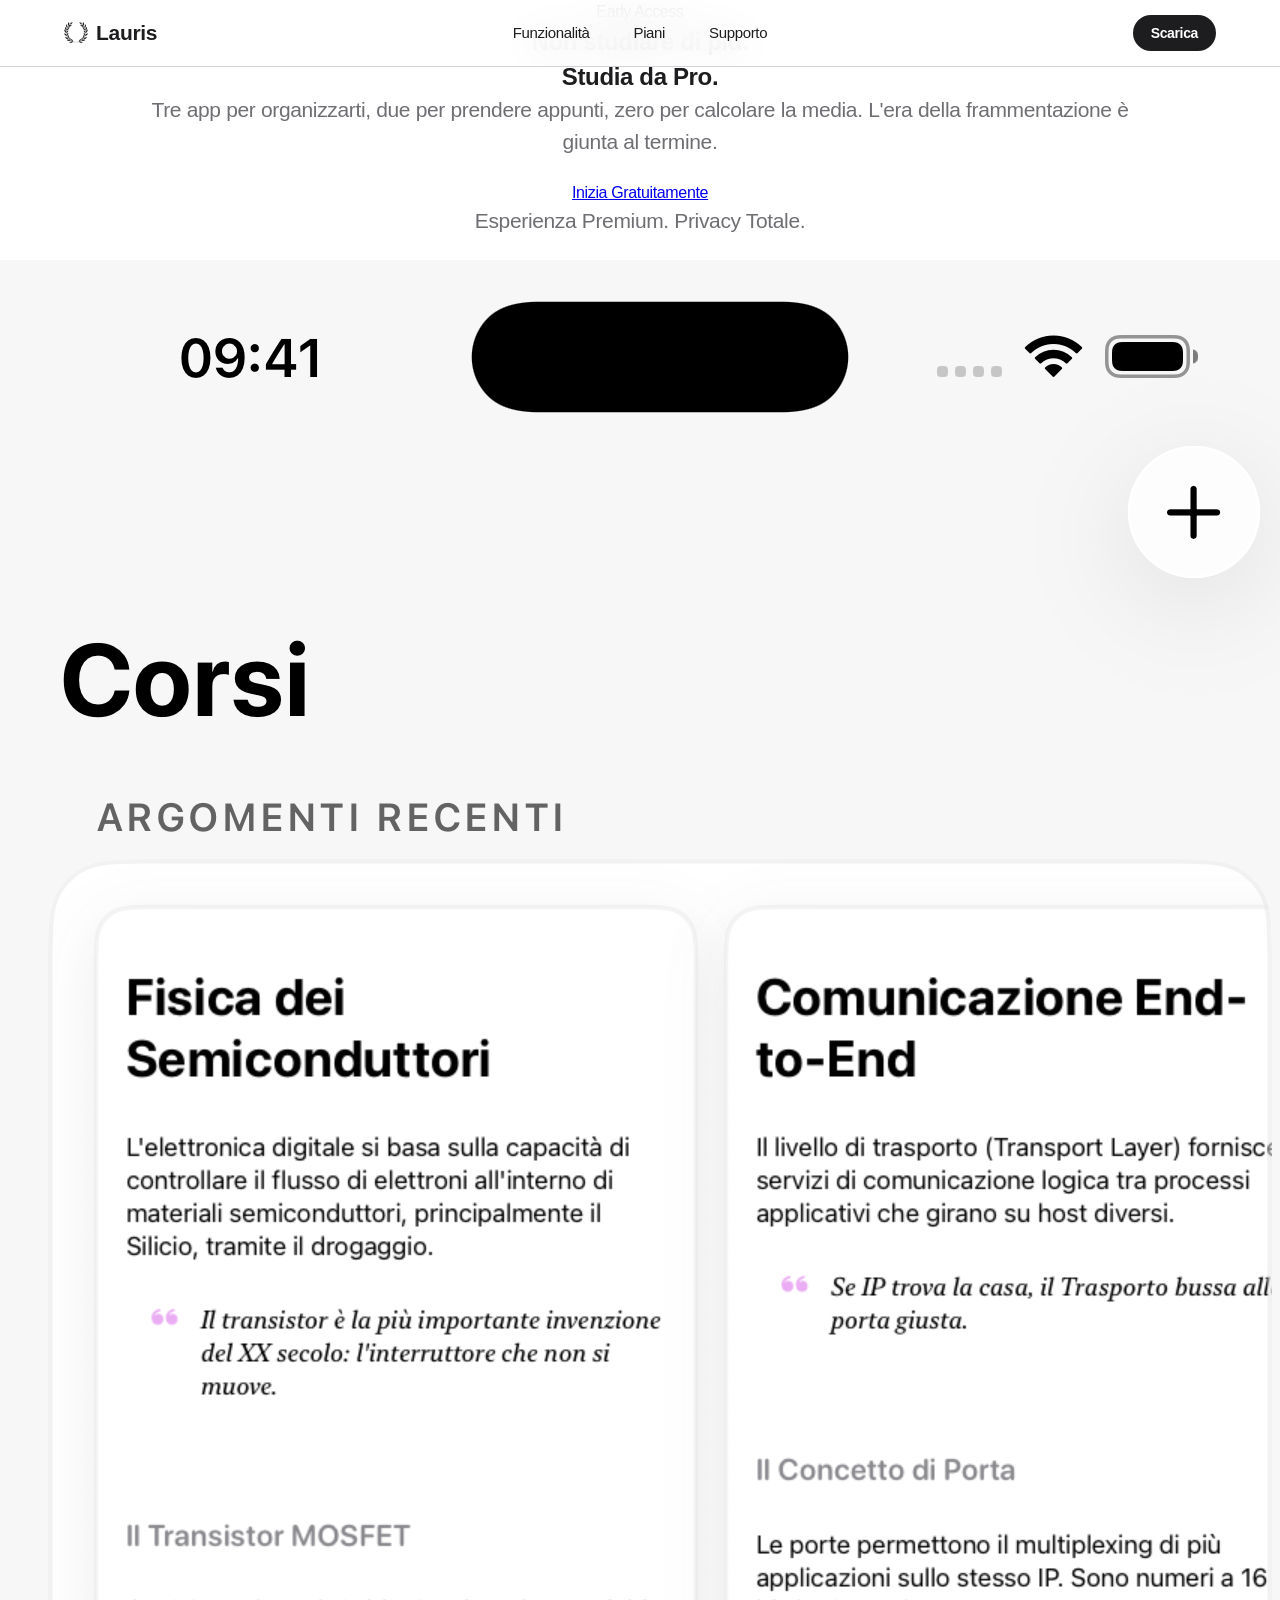
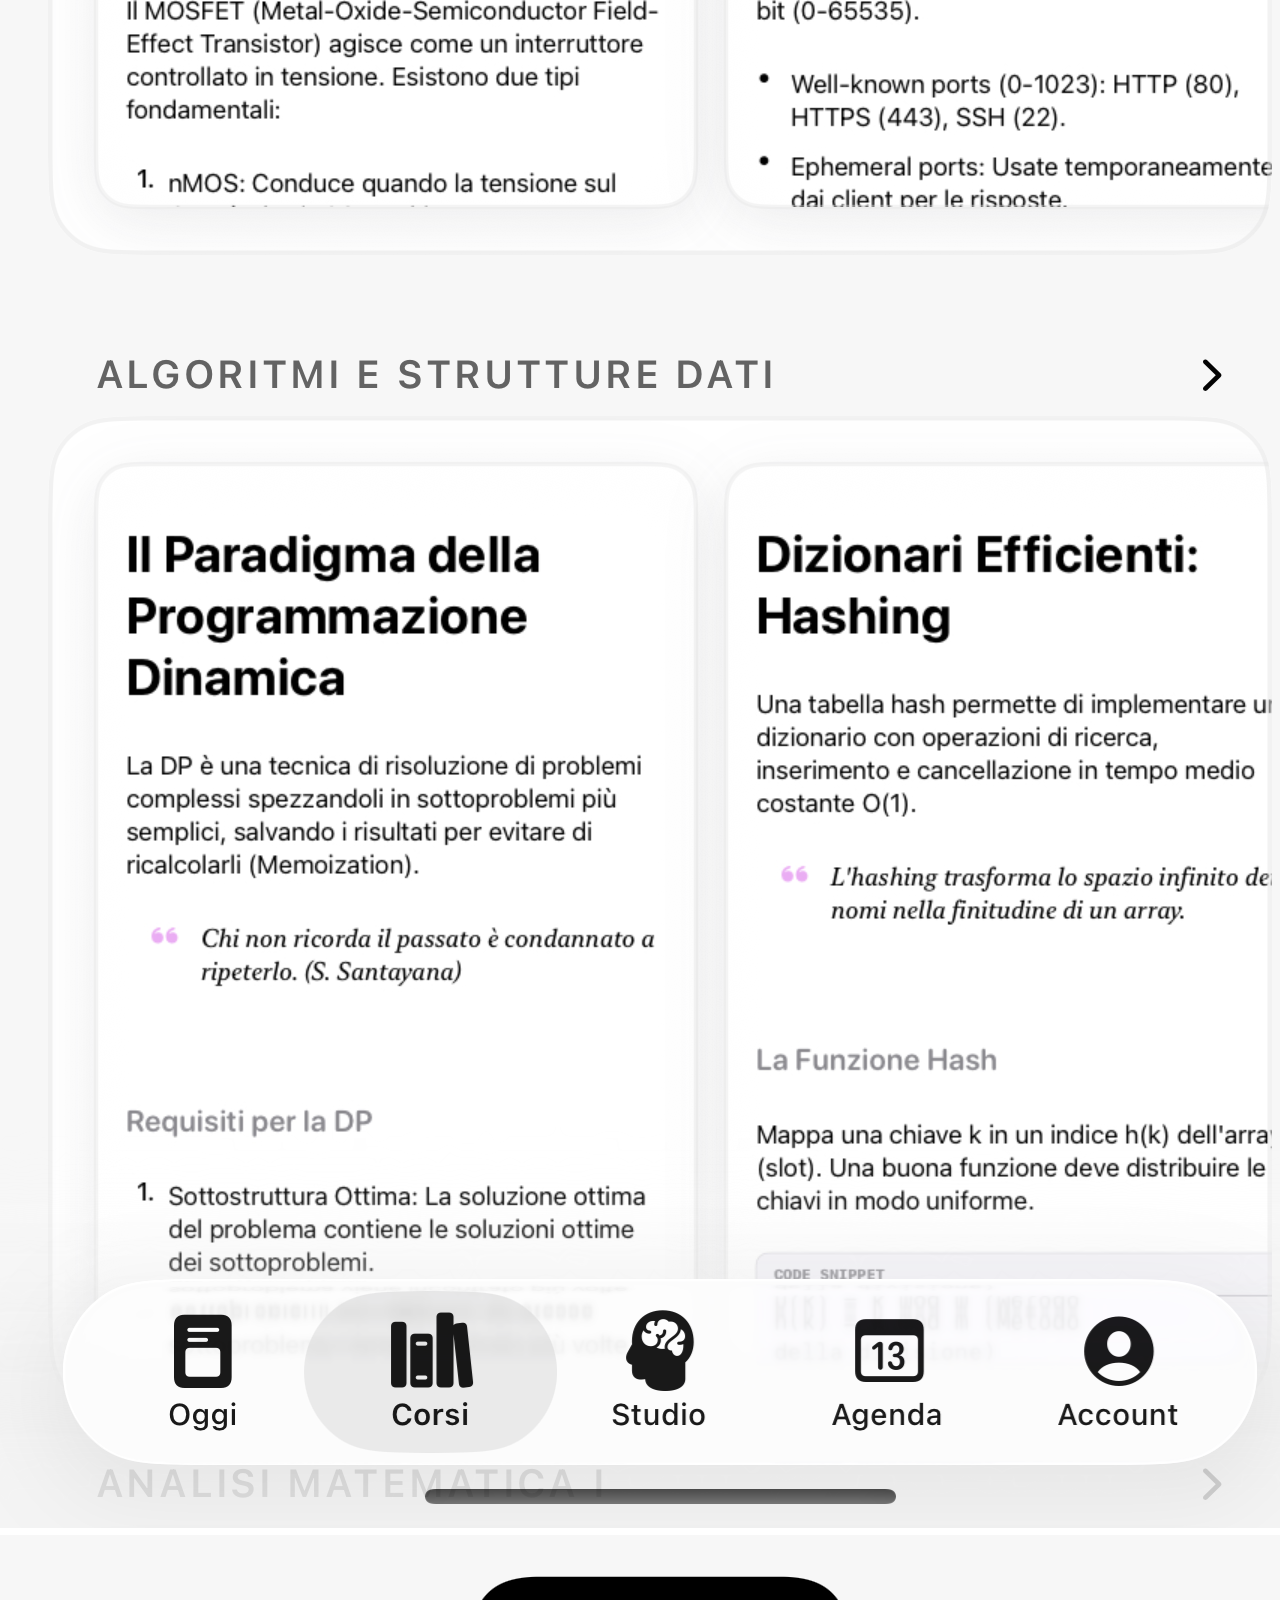
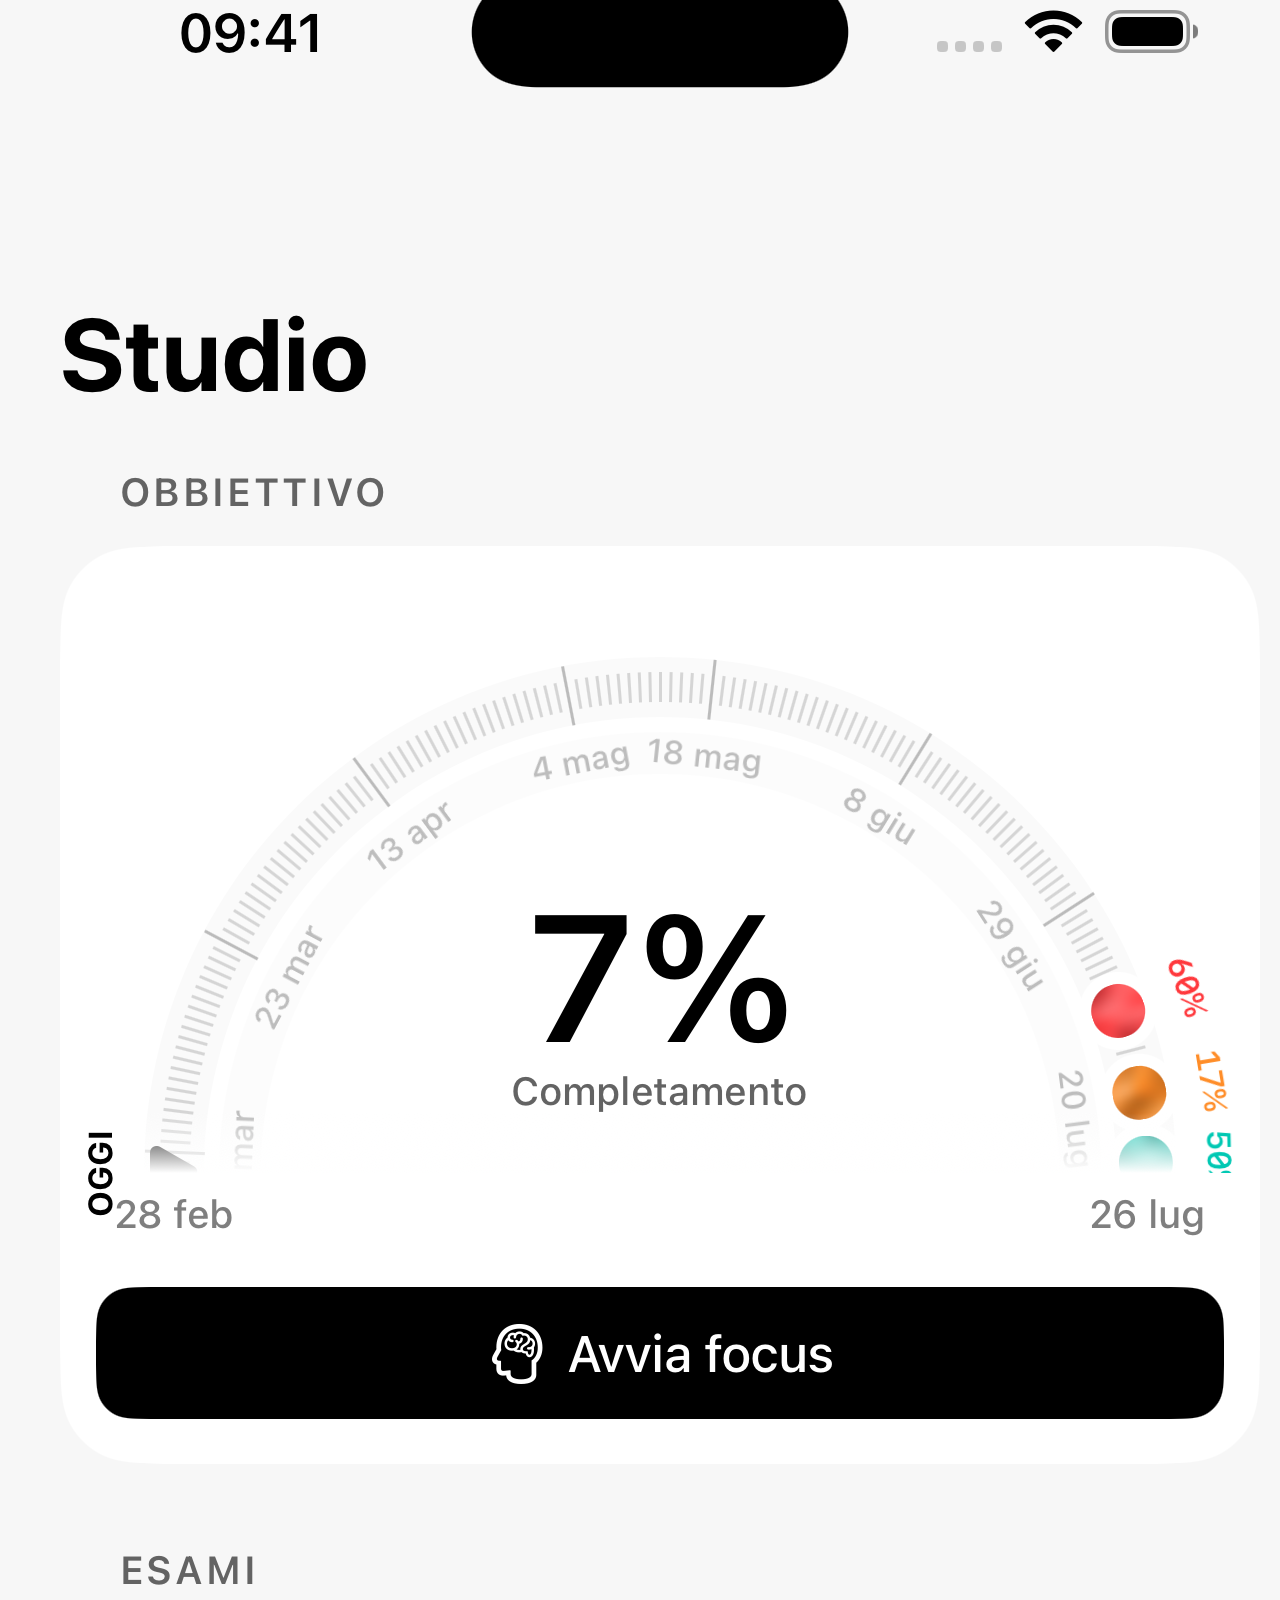
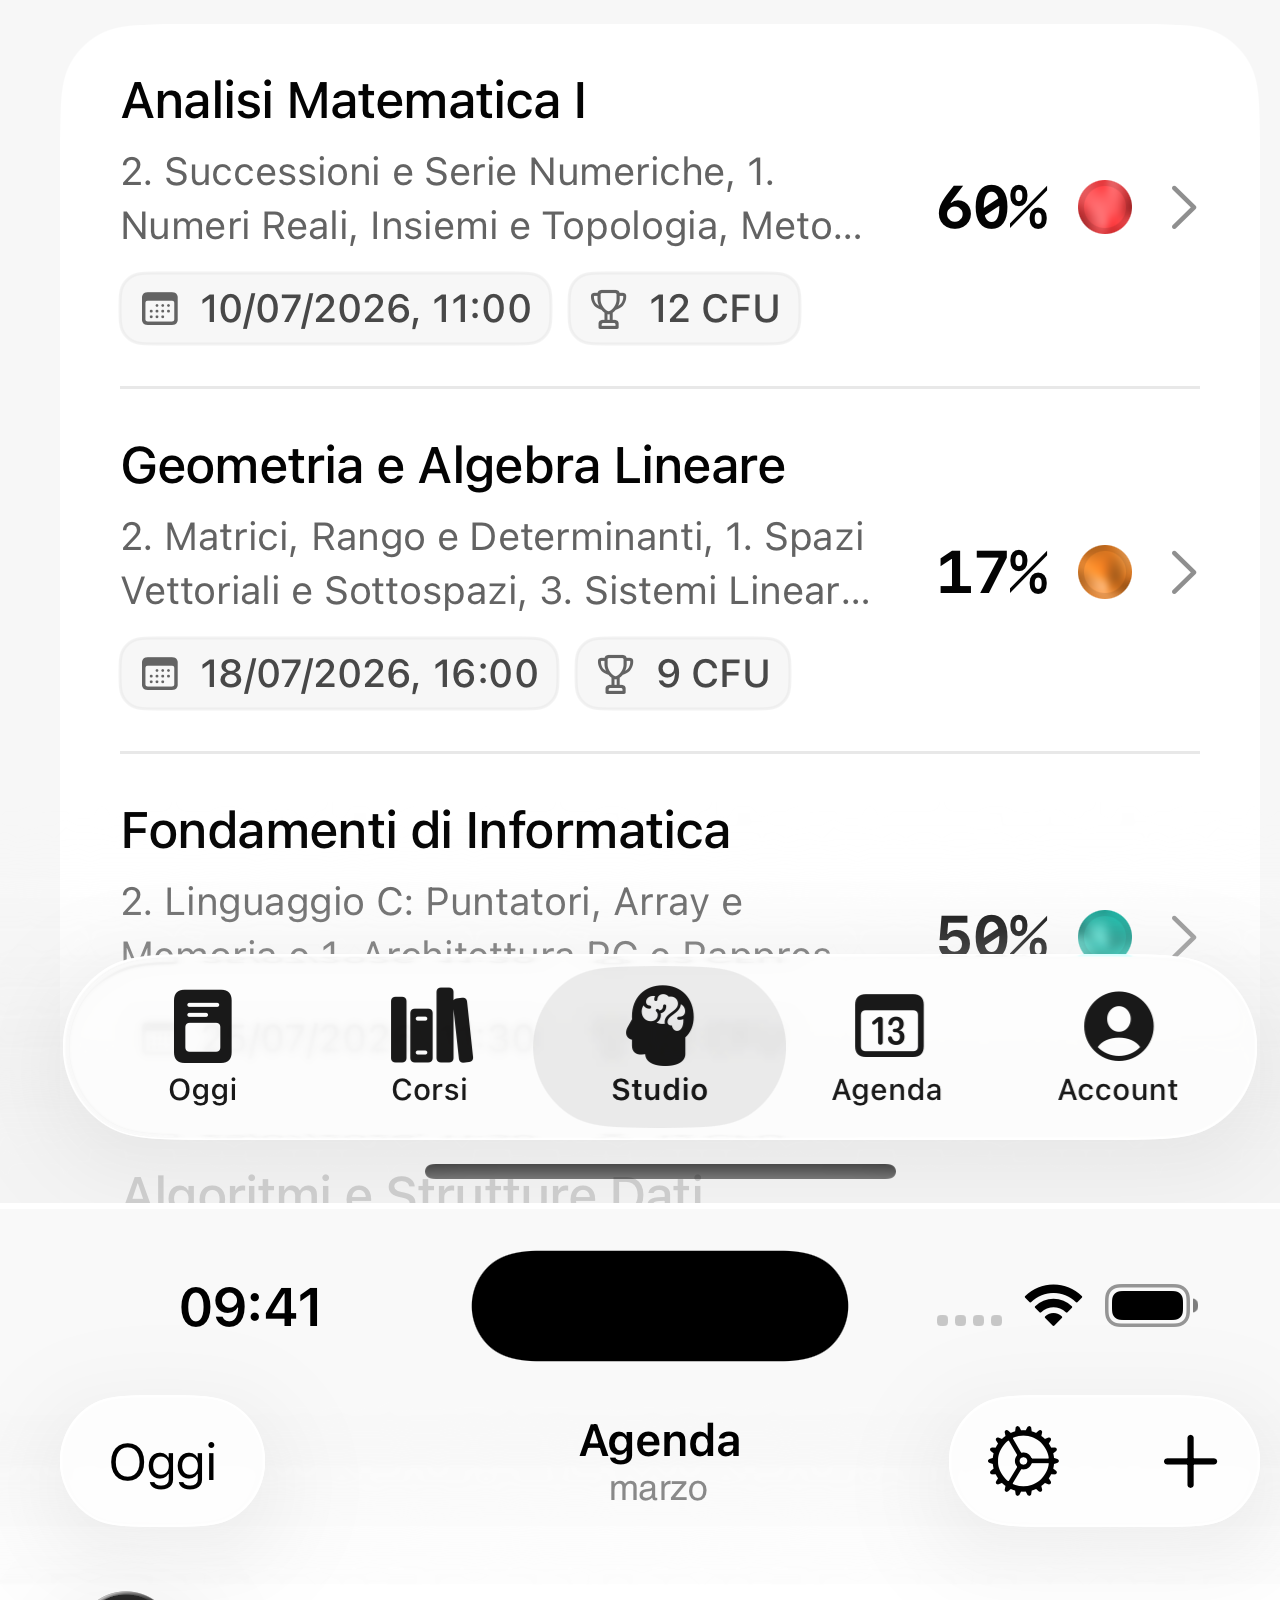
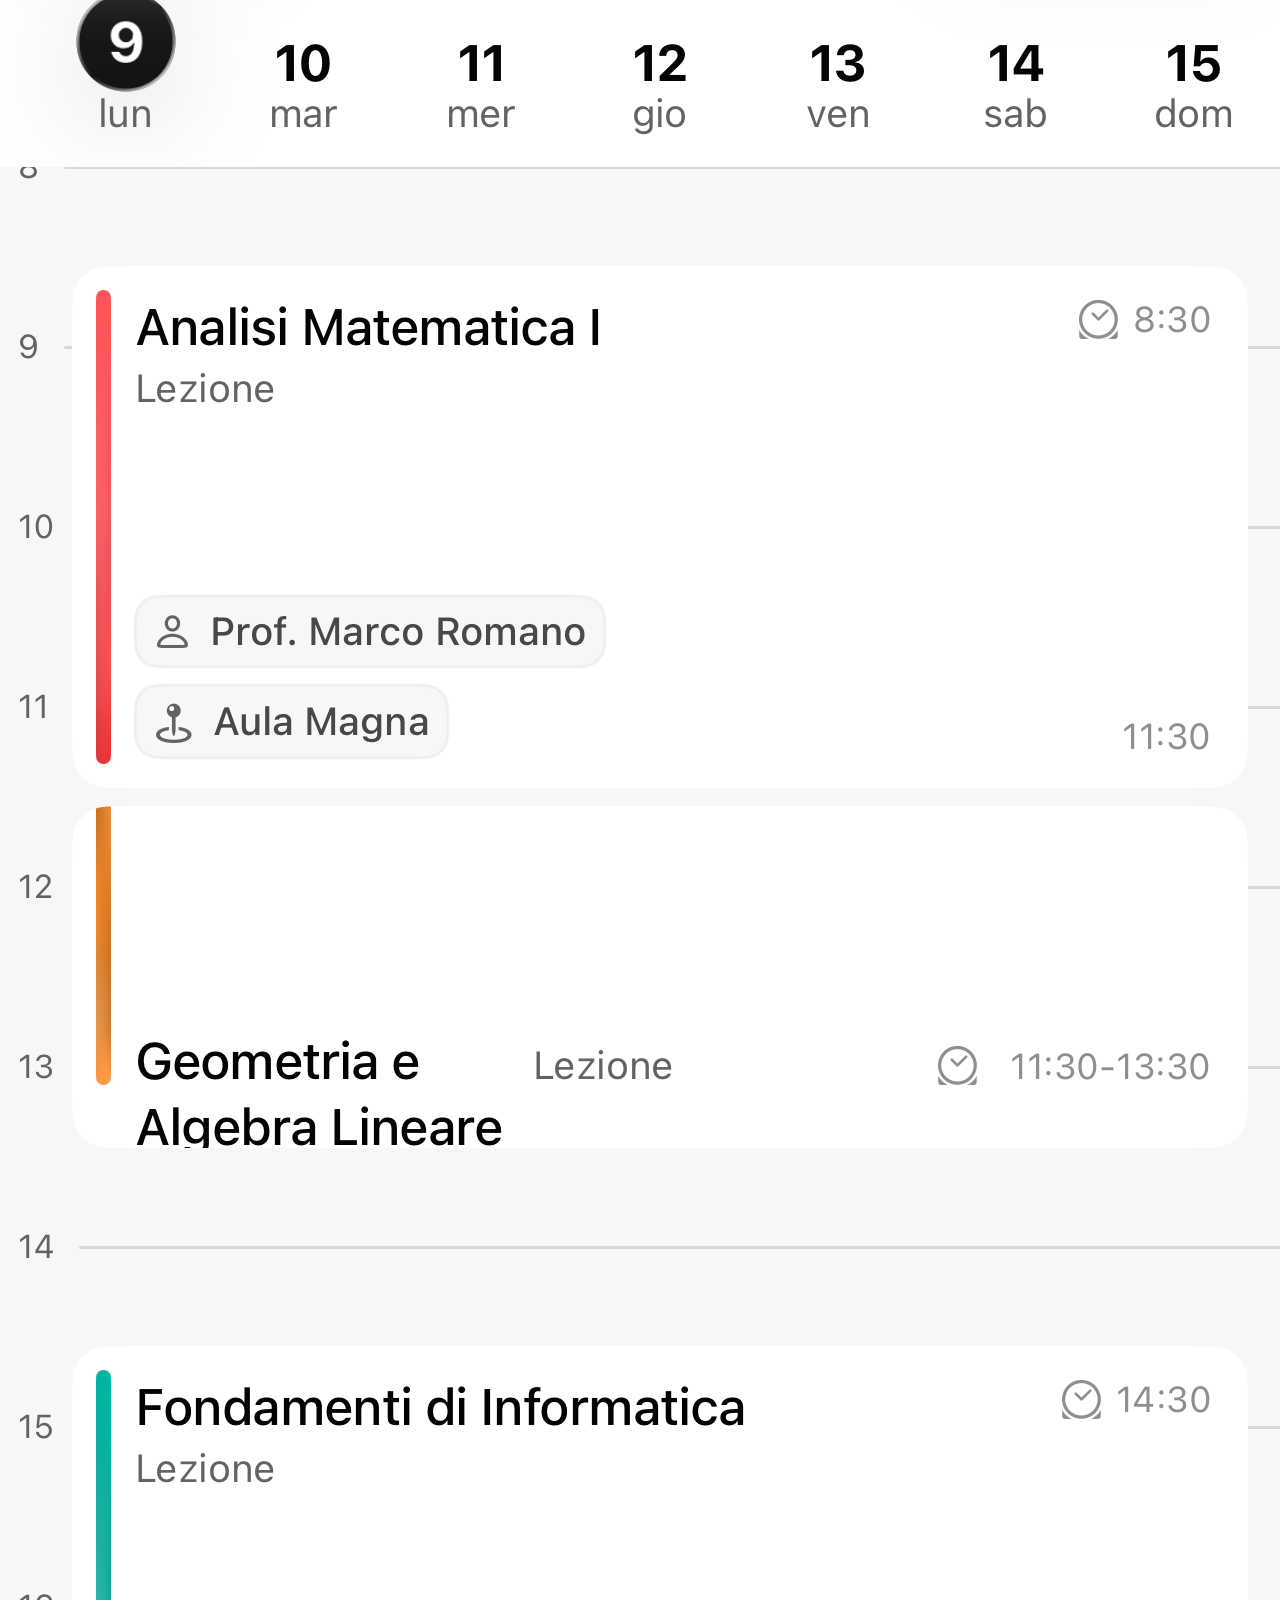
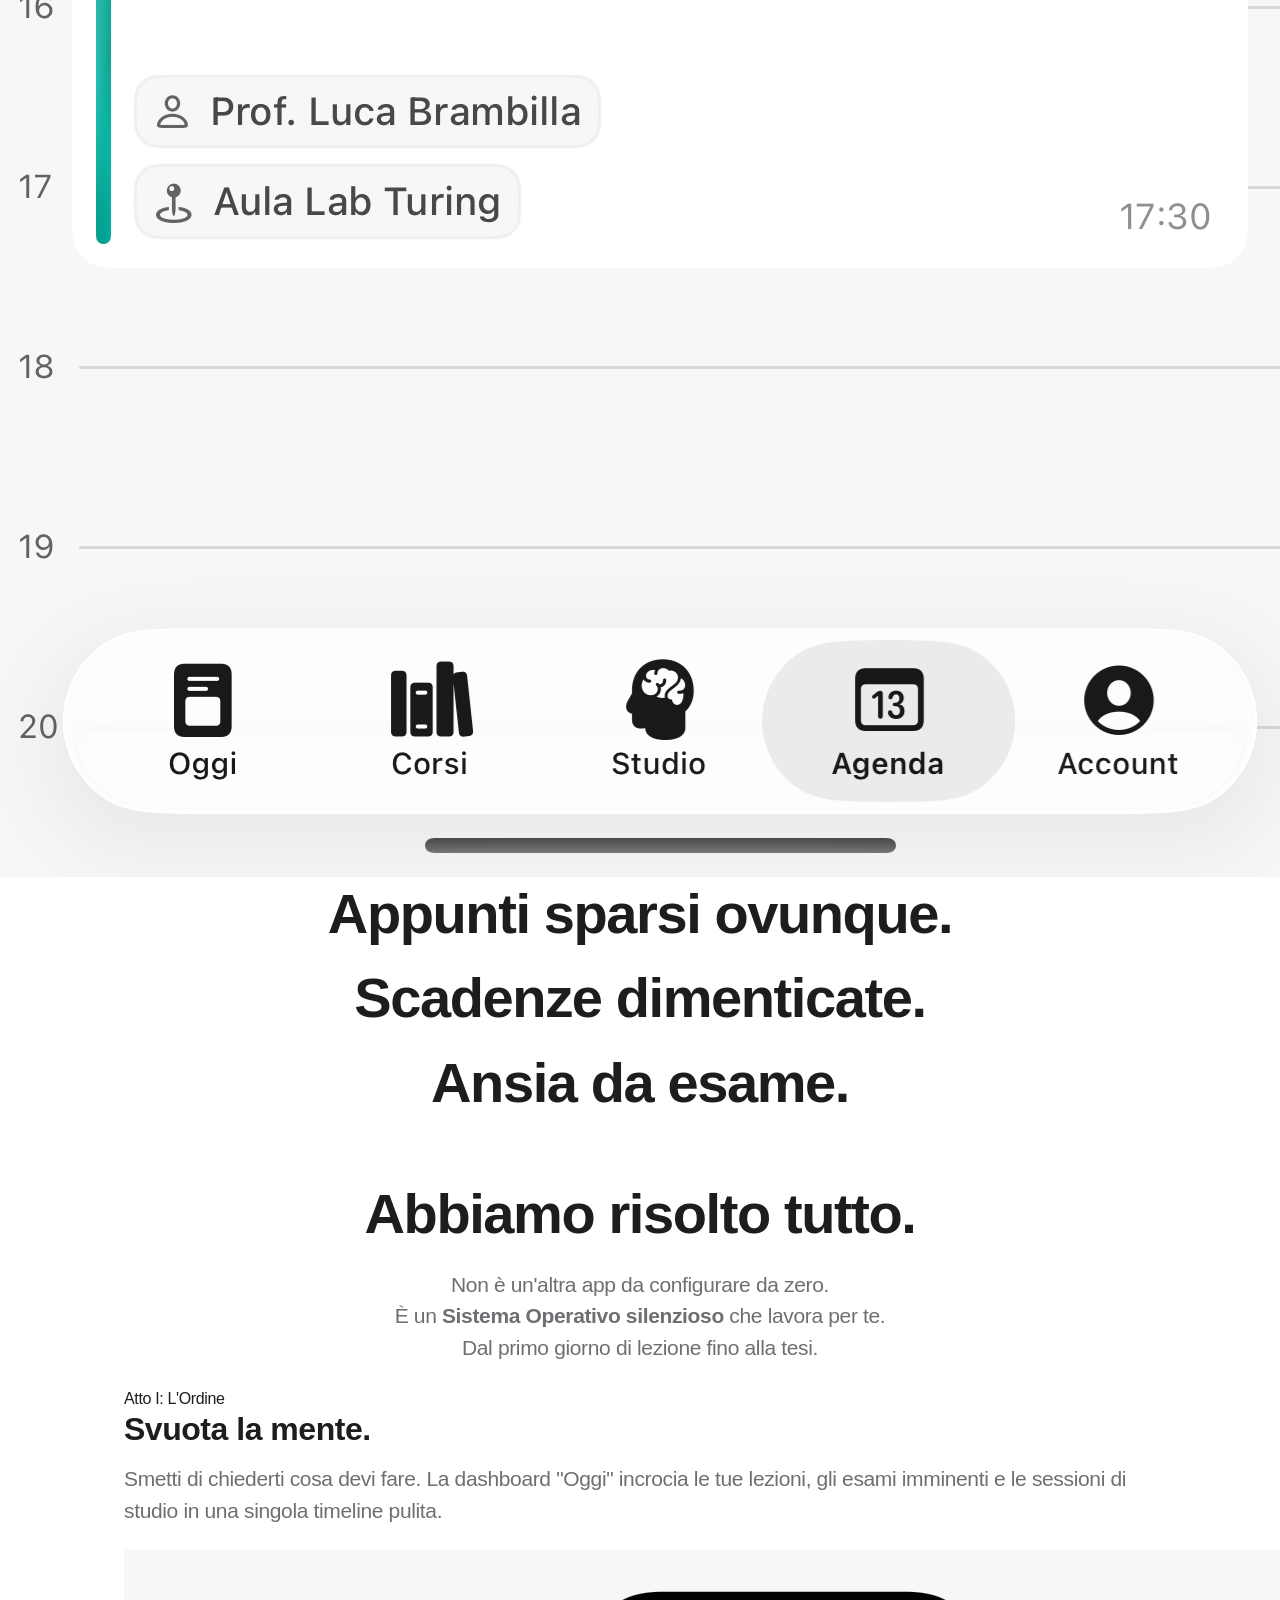
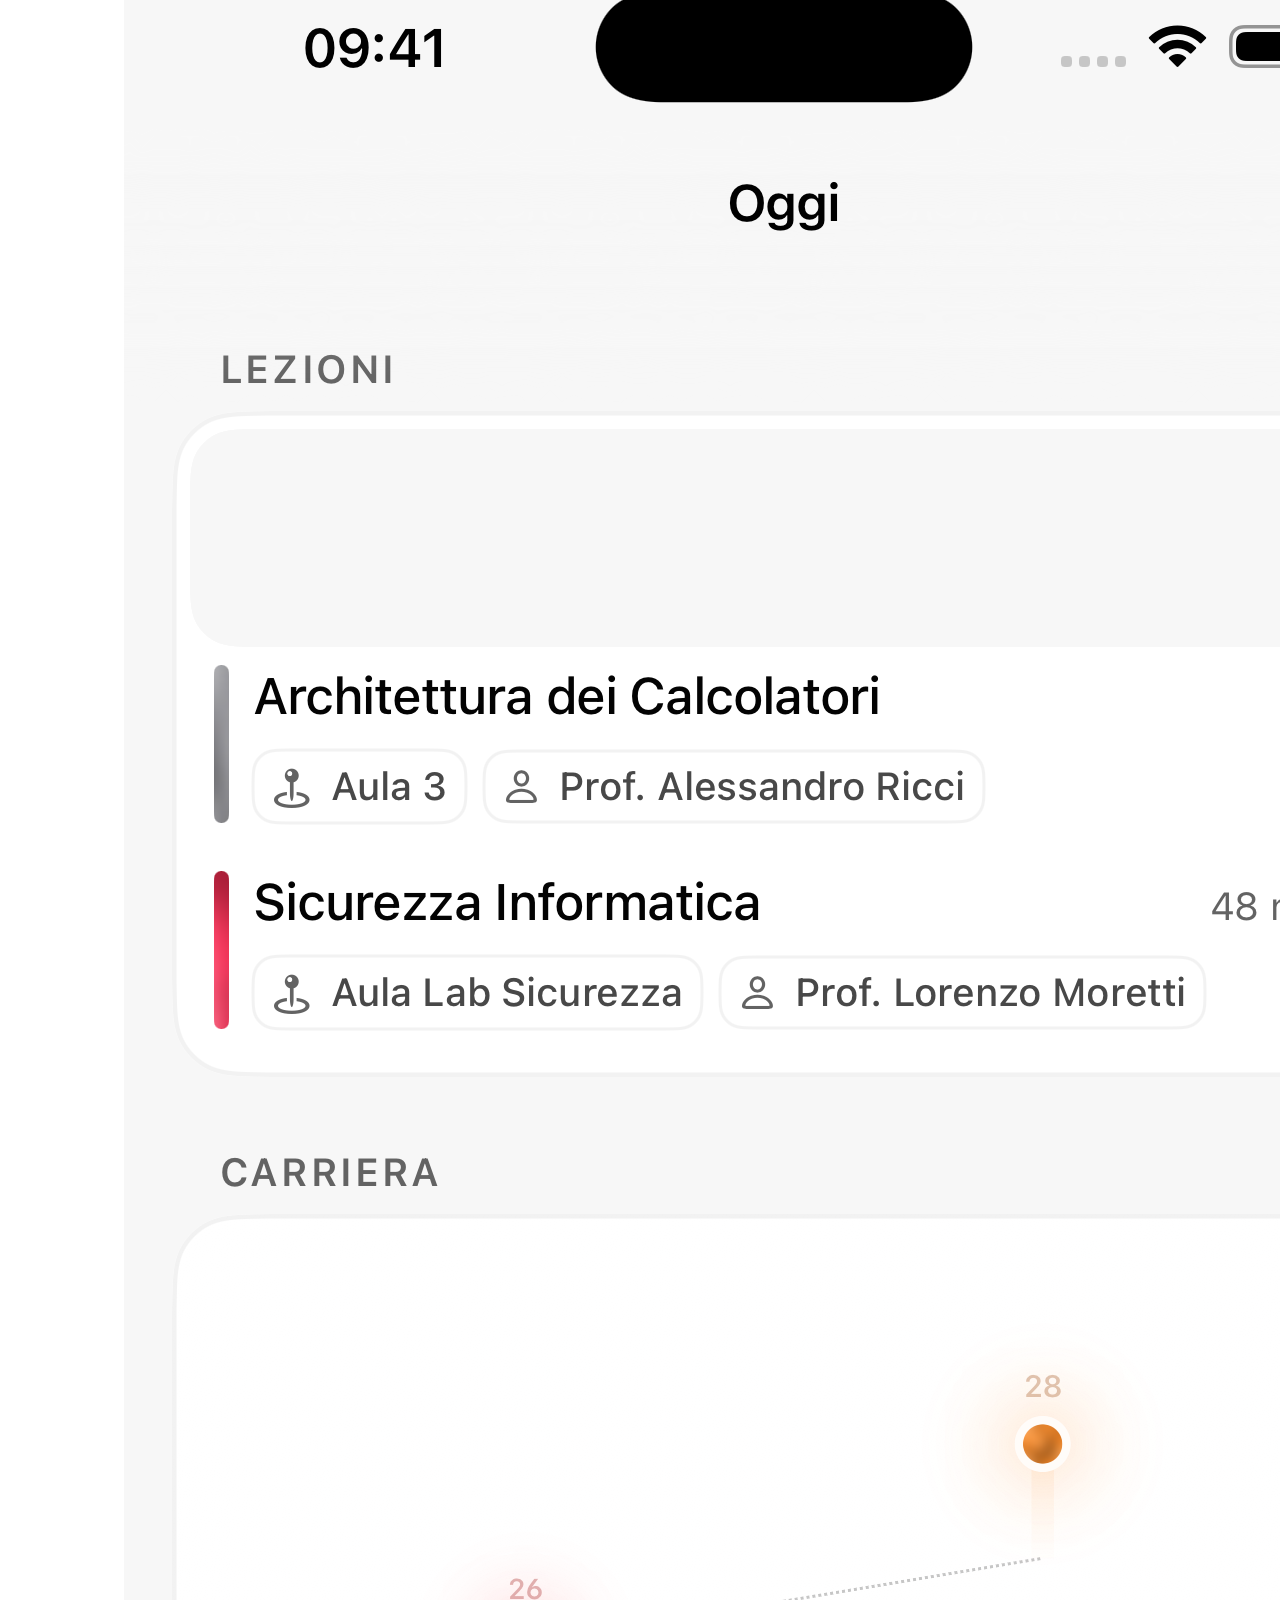
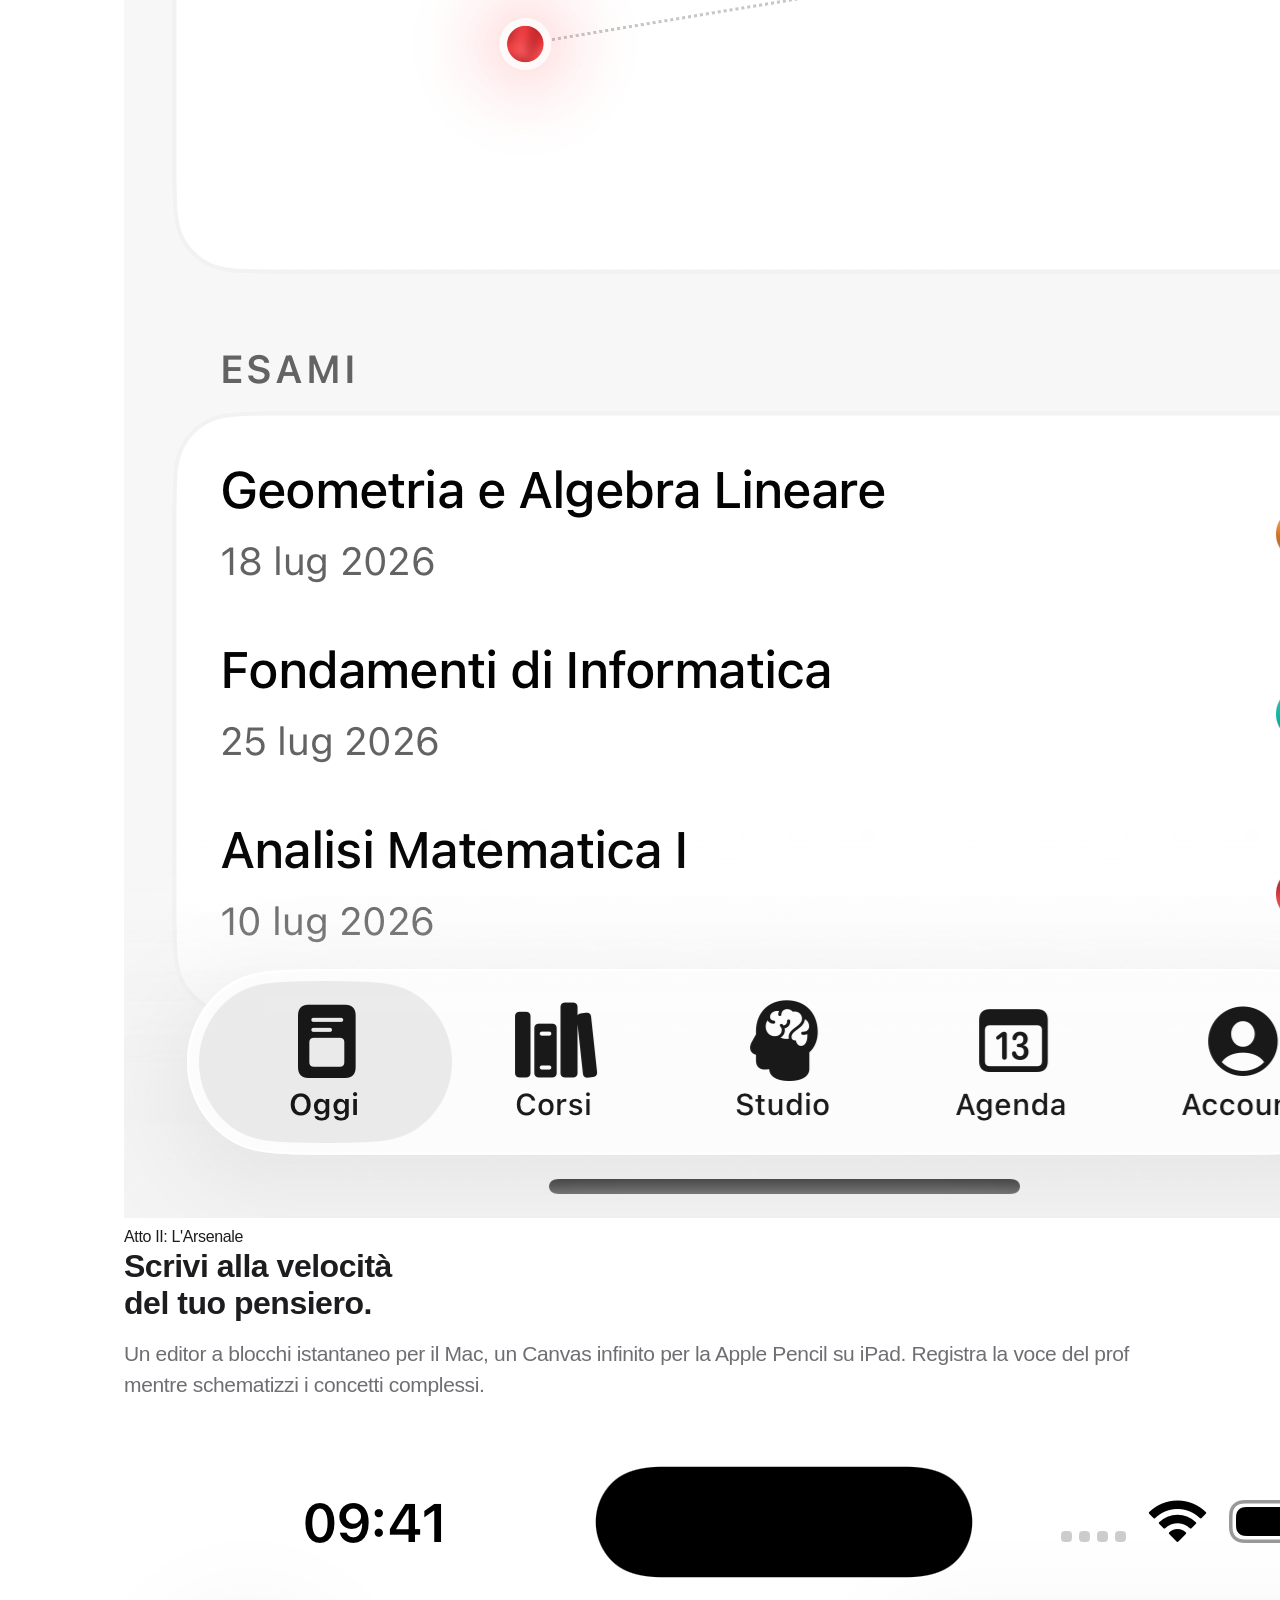
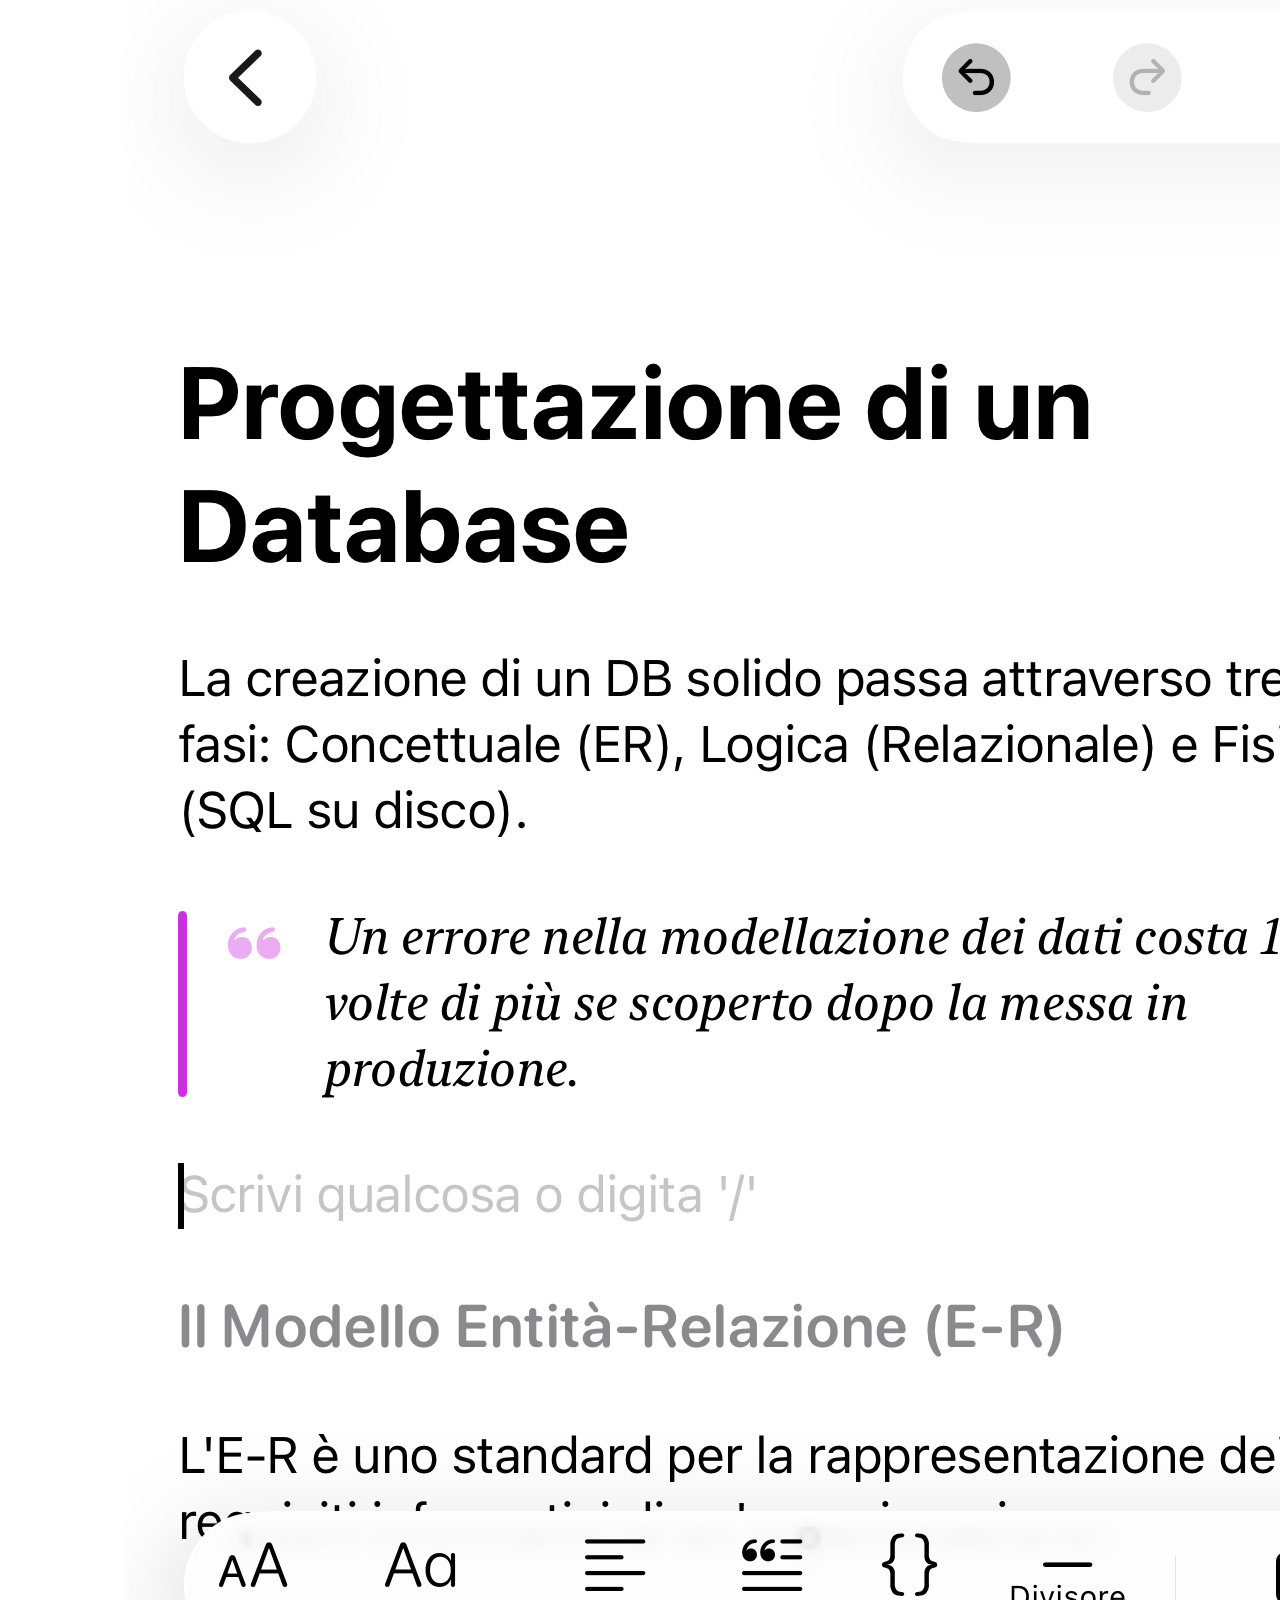
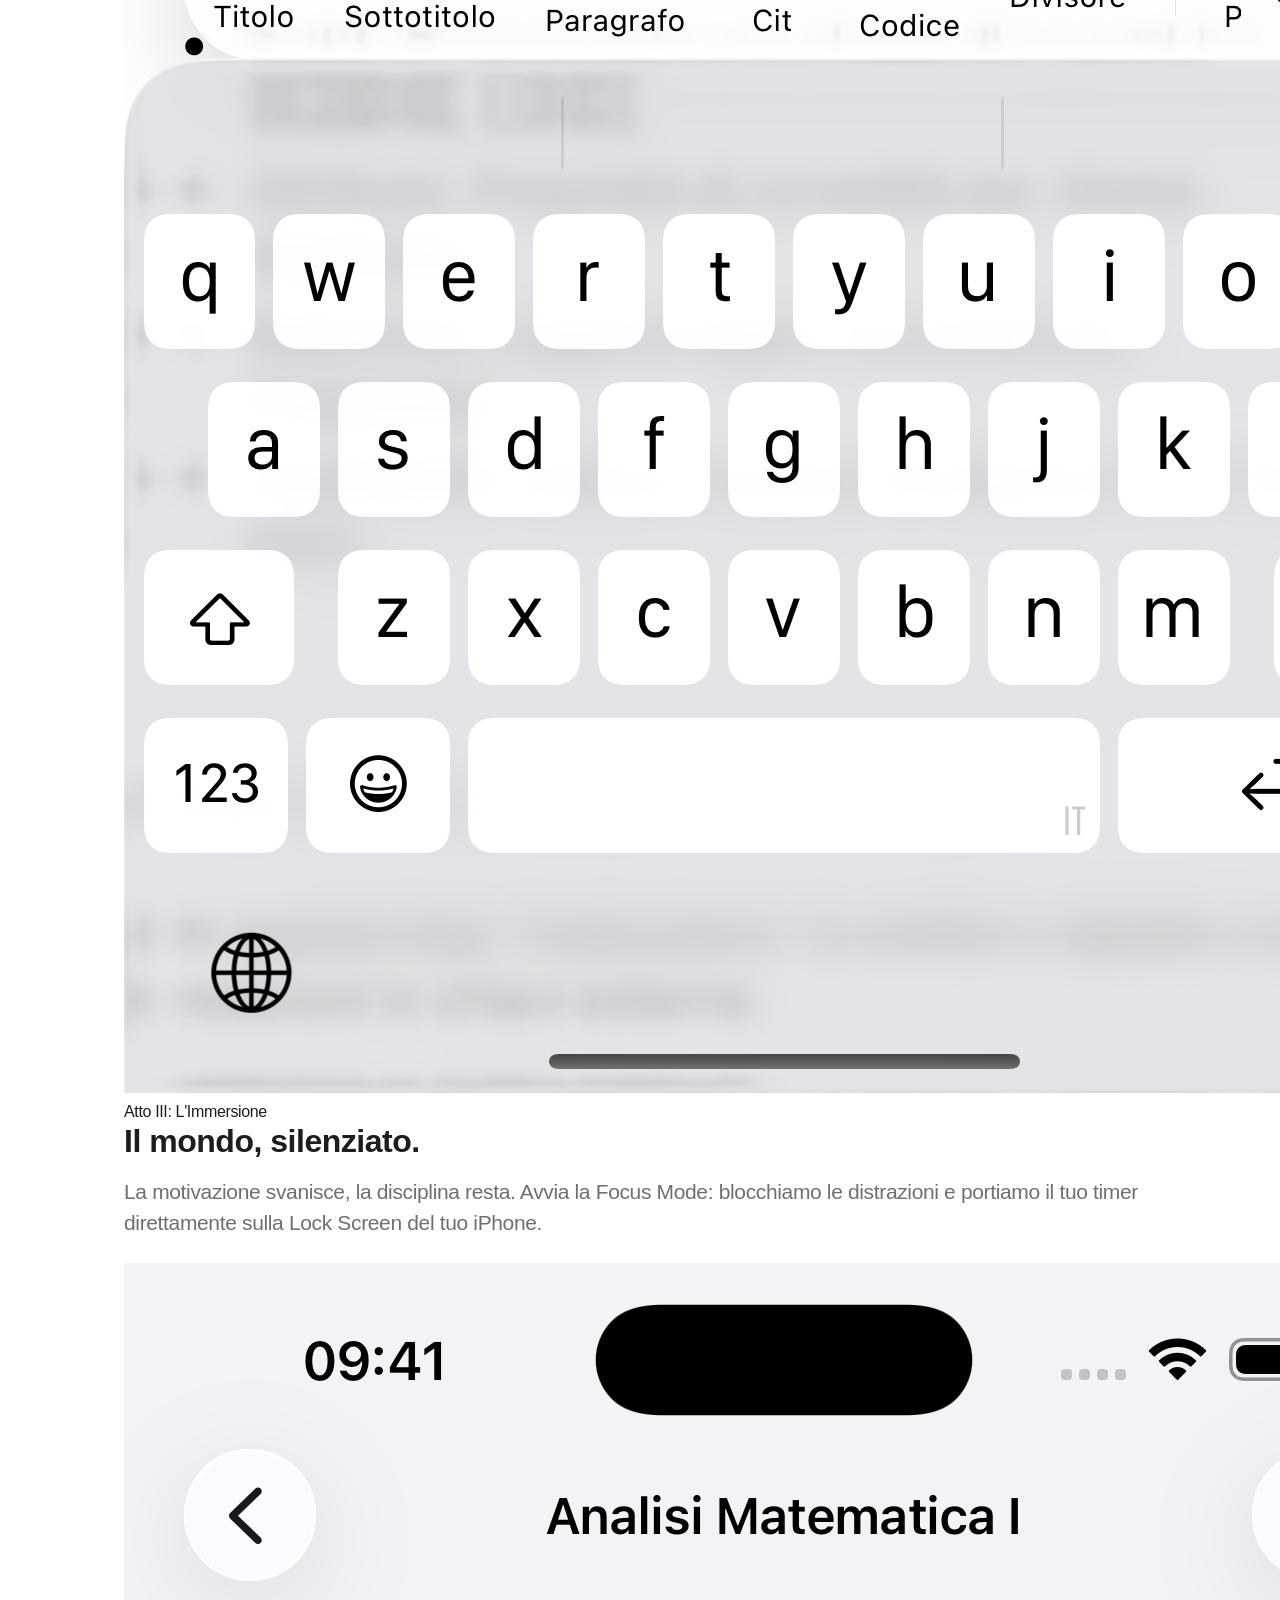
<file: index.html>
<!DOCTYPE html> 
<html lang="it"> 
<head> 
    <meta charset="UTF-8"> 
    <meta name="viewport" content="width=device-width,initial-scale=1,minimum-scale=1,viewport-fit=cover"> 
    <title>Lauris - Lo Study OS Premium</title> 
    <link rel="stylesheet" href="assets/css/style.css">
</head> 
<body id="top" class="theme-apple cinematic-mode force-dark"> 

    <div id="nav-placeholder"></div>

    <main>
        <section class="hero-cinematic text-center">
            <div class="ambient-glow" aria-hidden="true"></div>
            
            <div class="container relative z-10 hero-content-wrapper">
                <div class="badge-hardware reveal">Early Access</div>
                <h1 class="hero-title-massive reveal delay-1">
                    Non studiare di più.<br>
                    <span class="text-gradient-silver">Studia da Pro.</span>
                </h1>
                <p class="hero-subtitle-elegant reveal delay-2">
                    Tre app per organizzarti, due per prendere appunti, zero per calcolare la media. L'era della frammentazione è giunta al termine.
                </p>
                <div class="hero-cta reveal delay-3">
                    <a href="#download" class="btn-apple-primary">Inizia Gratuitamente</a>
                    <p class="sub-cta-text">Esperienza Premium. Privacy Totale.</p>
                </div>
            </div>

          <div class="hero-mockup-cinematic" id="hero-hardware-wrapper">
                <div class="hardware-back-glow" aria-hidden="true"></div>
                
                <div class="podium-container" id="scroll-mockup">
                    <div class="device-frame iphone-side iphone-left">
                        <div class="dynamic-island-small" aria-hidden="true"></div>
                        <img src="assets/screenshots/1.png" alt="Dashboard Lauris" class="hardware-img">
                    </div>

                    <div class="device-frame iphone-center">
                        <div class="dynamic-island-small" aria-hidden="true"></div>
                        <img src="assets/screenshots/2.png" alt="Editor Lauris" class="hardware-img">
                    </div>

                    <div class="device-frame iphone-side iphone-right">
                        <div class="dynamic-island-small" aria-hidden="true"></div>
                        <img src="assets/screenshots/3.png" alt="Focus Mode Lauris" class="hardware-img">
                    </div>
                </div>
                
                <div class="cinematic-fade-bottom"></div>
            </div>
        </section>

        <section class="manifesto-section">
            <div class="container text-center">
                <h2 class="manifesto-text blur-reveal">Appunti sparsi ovunque.</h2>
                <h2 class="manifesto-text blur-reveal delay-1">Scadenze dimenticate.</h2>
                <h2 class="manifesto-text blur-reveal delay-2">Ansia da esame.</h2>
                <br><br>
                <h2 class="manifesto-text highlight blur-reveal delay-3">Abbiamo risolto tutto.</h2>
            </div>
        </section>

        <section class="narrative-bridge text-center">
            <div class="container blur-reveal delay-3">
                <p class="narrative-lead">
                    Non è un'altra app da configurare da zero.<br>
                    È un <strong>Sistema Operativo silenzioso</strong> che lavora per te.<br>
                    Dal primo giorno di lezione fino alla tesi.
                </p>
            </div>
        </section>

        <section class="stack-section">
            <div class="container">
                <div class="cards-stack-container">
                    
                    <article class="stack-card card-1">
                        <div class="stack-card-inner">
                            <div class="stack-text">
                                <span class="step-badge">Atto I: L'Ordine</span>
                                <h3 class="apple-h3">Svuota la mente.</h3>
                                <p>Smetti di chiederti cosa devi fare. La dashboard "Oggi" incrocia le tue lezioni, gli esami imminenti e le sessioni di studio in una singola timeline pulita.</p>
                            </div>
                            <div class="stack-visual">
                                <img src="assets/screenshots/oggi.png" alt="Dashboard" loading="lazy">
                            </div>
                        </div>
                    </article>

                    <article class="stack-card card-2">
                        <div class="stack-card-inner">
                            <div class="stack-text">
                                <span class="step-badge">Atto II: L'Arsenale</span>
                                <h3 class="apple-h3">Scrivi alla velocità<br>del tuo pensiero.</h3>
                                <p>Un editor a blocchi istantaneo per il Mac, un Canvas infinito per la Apple Pencil su iPad. Registra la voce del prof mentre schematizzi i concetti complessi.</p>
                            </div>
                            <div class="stack-visual">
                                <img src="assets/screenshots/editor.png" alt="Editor" loading="lazy">
                            </div>
                        </div>
                    </article>

                    <article class="stack-card card-3">
                        <div class="stack-card-inner">
                            <div class="stack-text">
                                <span class="step-badge">Atto III: L'Immersione</span>
                                <h3 class="apple-h3">Il mondo, silenziato.</h3>
                                <p>La motivazione svanisce, la disciplina resta. Avvia la Focus Mode: blocchiamo le distrazioni e portiamo il tuo timer direttamente sulla Lock Screen del tuo iPhone.</p>
                            </div>
                            <div class="stack-visual">
                                <img src="assets/screenshots/focus.png" alt="Focus" loading="lazy">
                            </div>
                        </div>
                    </article>

                </div>
            </div>
        </section>

        <section class="metrics-section text-center">
            <div class="container reveal">
                <span class="step-badge" style="justify-content: center; margin-bottom: 24px;">L'Atto Finale</span>
                <h2 class="hero-title-massive" style="font-size: clamp(3rem, 6vw, 4.5rem); margin-bottom: 24px;">
                    L'intuizione sbaglia.<br><span class="text-gradient-silver">I dati no.</span>
                </h2>
                <p class="hero-subtitle-elegant" style="margin-bottom: 80px;">Il tuo libretto digitale non si limita a registrare il passato. Prevede il tuo futuro.</p>
                
                <div class="metrics-grid">
                    <div class="metric-item">
                        <div class="metric-number"><span class="counter" data-target="28.5">0.0</span></div>
                        <div class="metric-label">Media Ponderata</div>
                        <p>Aggiornata all'istante dopo ogni esame superato.</p>
                    </div>
                    <div class="metric-item">
                        <div class="metric-number text-gradient-silver"><span class="counter" data-target="110">0</span><span class="lode">L</span></div>
                        <div class="metric-label">Voto di Laurea</div>
                        <p>Proiezione algoritmica basata sulla tua performance attuale.</p>
                    </div>
                    <div class="metric-item">
                        <div class="metric-number" style="font-size: clamp(2.5rem, 5vw, 3.5rem); margin-top: 1.5rem;">Target</div>
                        <div class="metric-label">Previsione Appelli</div>
                        <p>Scopri il voto esatto che ti serve domani per centrare l'obiettivo.</p>
                    </div>
                </div>
            </div>
        </section>

        <section id="download" class="final-cta-apple text-center">
            <div class="ambient-glow bottom-glow" aria-hidden="true"></div>
            <div class="container relative z-10 reveal">
                <div class="premium-ticket-card">
                    <div class="hardware-icon-frame">
                        <img src="assets/svg/logo.svg" alt="Lauris Icon" class="adaptive-icon">
                    </div>
                    <h2 class="apple-cta-title">Entra nell'Élite.</h2>
                    <p class="apple-cta-subtitle">
                        Partecipa all'Early Access gratuito. Costruisci il tuo ecosistema oggi, e i tuoi appunti rimarranno tuoi per sempre. Senza costi nascosti.
                    </p>
                    
                    <a href="https://apps.apple.com/us/app/lauris/id6759625379" target="_blank" class="btn-apple-primary large shimmer-btn">
                        Scarica Lauris Gratis
                    </a>
                    
                    <div class="trust-badges">
                        <span>Disponibile per Mac, iPad e iPhone. Salvataggio iCloud locale.</span>
                    </div>
                </div>
            </div>
        </section>
    </main>

    <div id="footer-placeholder"></div>

    <script src="assets/js/components.js"></script>
    <script src="assets/js/main.js"></script>
</body> 
</html>
</file>
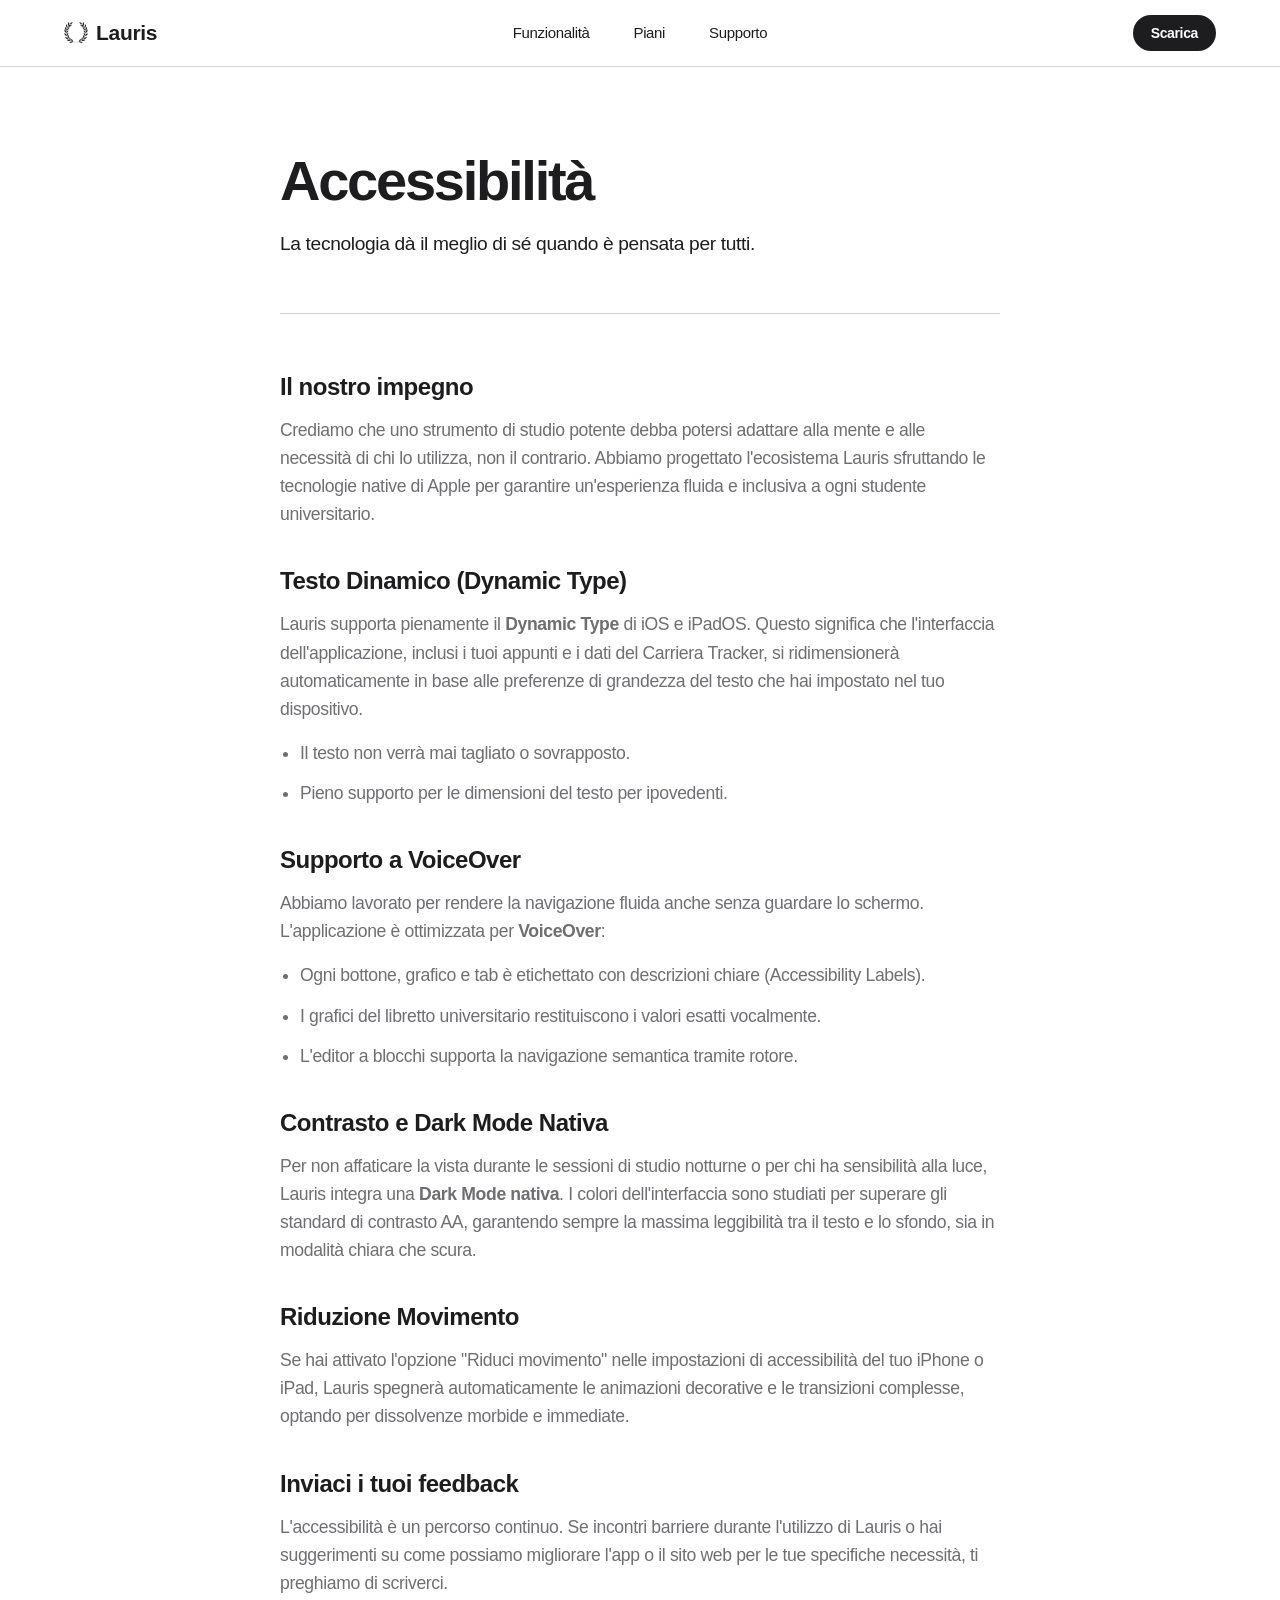
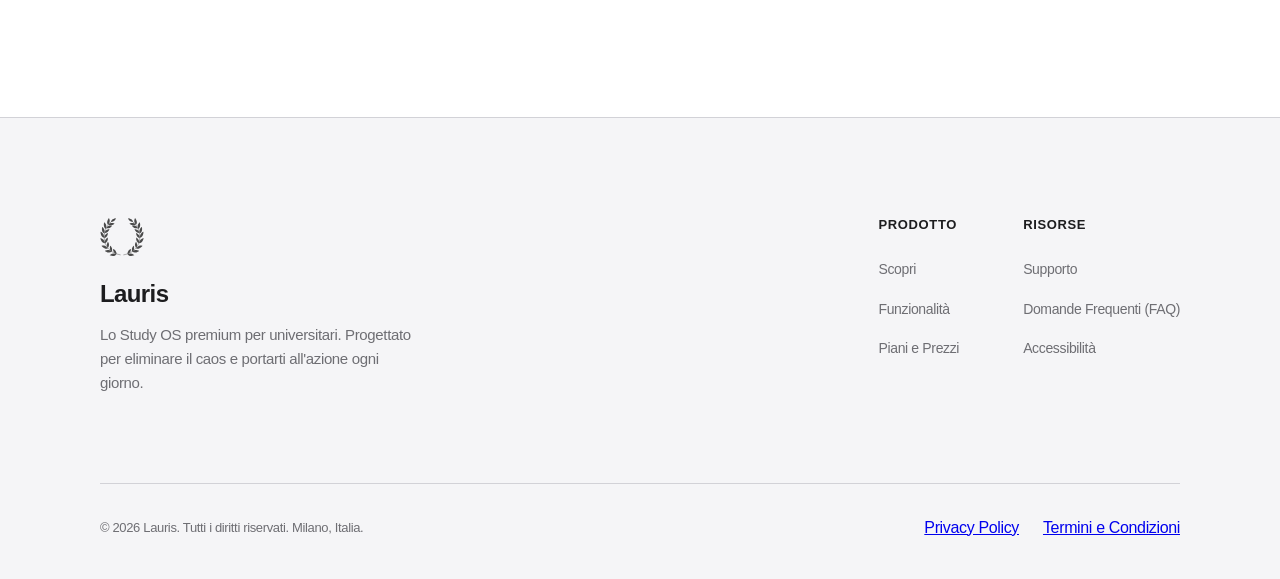
<file: accessibility.html>
<!DOCTYPE html> 
<html lang="it"> 
<head> 
    <meta charset="UTF-8"> 
    <meta name="viewport" content="width=device-width,initial-scale=1,viewport-fit=cover"> 
    <title>Accessibilità - Lauris</title> 
    <link rel="stylesheet" href="assets/css/style.css">
</head> 
<body> 

    <div id="nav-placeholder"></div>

    <main class="legal-page">
        <div class="legal-container">
            <header class="legal-header reveal">
                <h1>Accessibilità</h1>
                <p class="last-updated" style="font-size: 1.2rem; color: var(--color-text);">La tecnologia dà il meglio di sé quando è pensata per tutti.</p>
            </header>

            <article class="legal-content reveal delay-1">
                <section>
                    <h2>Il nostro impegno</h2>
                    <p>Crediamo che uno strumento di studio potente debba potersi adattare alla mente e alle necessità di chi lo utilizza, non il contrario. Abbiamo progettato l'ecosistema Lauris sfruttando le tecnologie native di Apple per garantire un'esperienza fluida e inclusiva a ogni studente universitario.</p>
                </section>

                <section>
                    <h2>Testo Dinamico (Dynamic Type)</h2>
                    <p>Lauris supporta pienamente il <strong>Dynamic Type</strong> di iOS e iPadOS. Questo significa che l'interfaccia dell'applicazione, inclusi i tuoi appunti e i dati del Carriera Tracker, si ridimensionerà automaticamente in base alle preferenze di grandezza del testo che hai impostato nel tuo dispositivo.</p>
                    <ul>
                        <li>Il testo non verrà mai tagliato o sovrapposto.</li>
                        <li>Pieno supporto per le dimensioni del testo per ipovedenti.</li>
                    </ul>
                </section>

                <section>
                    <h2>Supporto a VoiceOver</h2>
                    <p>Abbiamo lavorato per rendere la navigazione fluida anche senza guardare lo schermo. L'applicazione è ottimizzata per <strong>VoiceOver</strong>:</p>
                    <ul>
                        <li>Ogni bottone, grafico e tab è etichettato con descrizioni chiare (Accessibility Labels).</li>
                        <li>I grafici del libretto universitario restituiscono i valori esatti vocalmente.</li>
                        <li>L'editor a blocchi supporta la navigazione semantica tramite rotore.</li>
                    </ul>
                </section>

                <section>
                    <h2>Contrasto e Dark Mode Nativa</h2>
                    <p>Per non affaticare la vista durante le sessioni di studio notturne o per chi ha sensibilità alla luce, Lauris integra una <strong>Dark Mode nativa</strong>. I colori dell'interfaccia sono studiati per superare gli standard di contrasto AA, garantendo sempre la massima leggibilità tra il testo e lo sfondo, sia in modalità chiara che scura.</p>
                </section>

                <section>
                    <h2>Riduzione Movimento</h2>
                    <p>Se hai attivato l'opzione "Riduci movimento" nelle impostazioni di accessibilità del tuo iPhone o iPad, Lauris spegnerà automaticamente le animazioni decorative e le transizioni complesse, optando per dissolvenze morbide e immediate.</p>
                </section>

                <section>
                    <h2>Inviaci i tuoi feedback</h2>
                    <p>L'accessibilità è un percorso continuo. Se incontri barriere durante l'utilizzo di Lauris o hai suggerimenti su come possiamo migliorare l'app o il sito web per le tue specifiche necessità, ti preghiamo di scriverci.</p>
                    <!-- <p><a href="mailto:accessibility@lauris.app" class="btn-secondary" style="display: inline-block; margin-top: 16px;">Contatta il team Accessibilità</a></p> -->
                </section>
            </article>
        </div>
    </main>

    <div id="footer-placeholder"></div>

    <script src="assets/js/components.js"></script>
    <script src="assets/js/main.js"></script>
</body> 
</html>
</file>
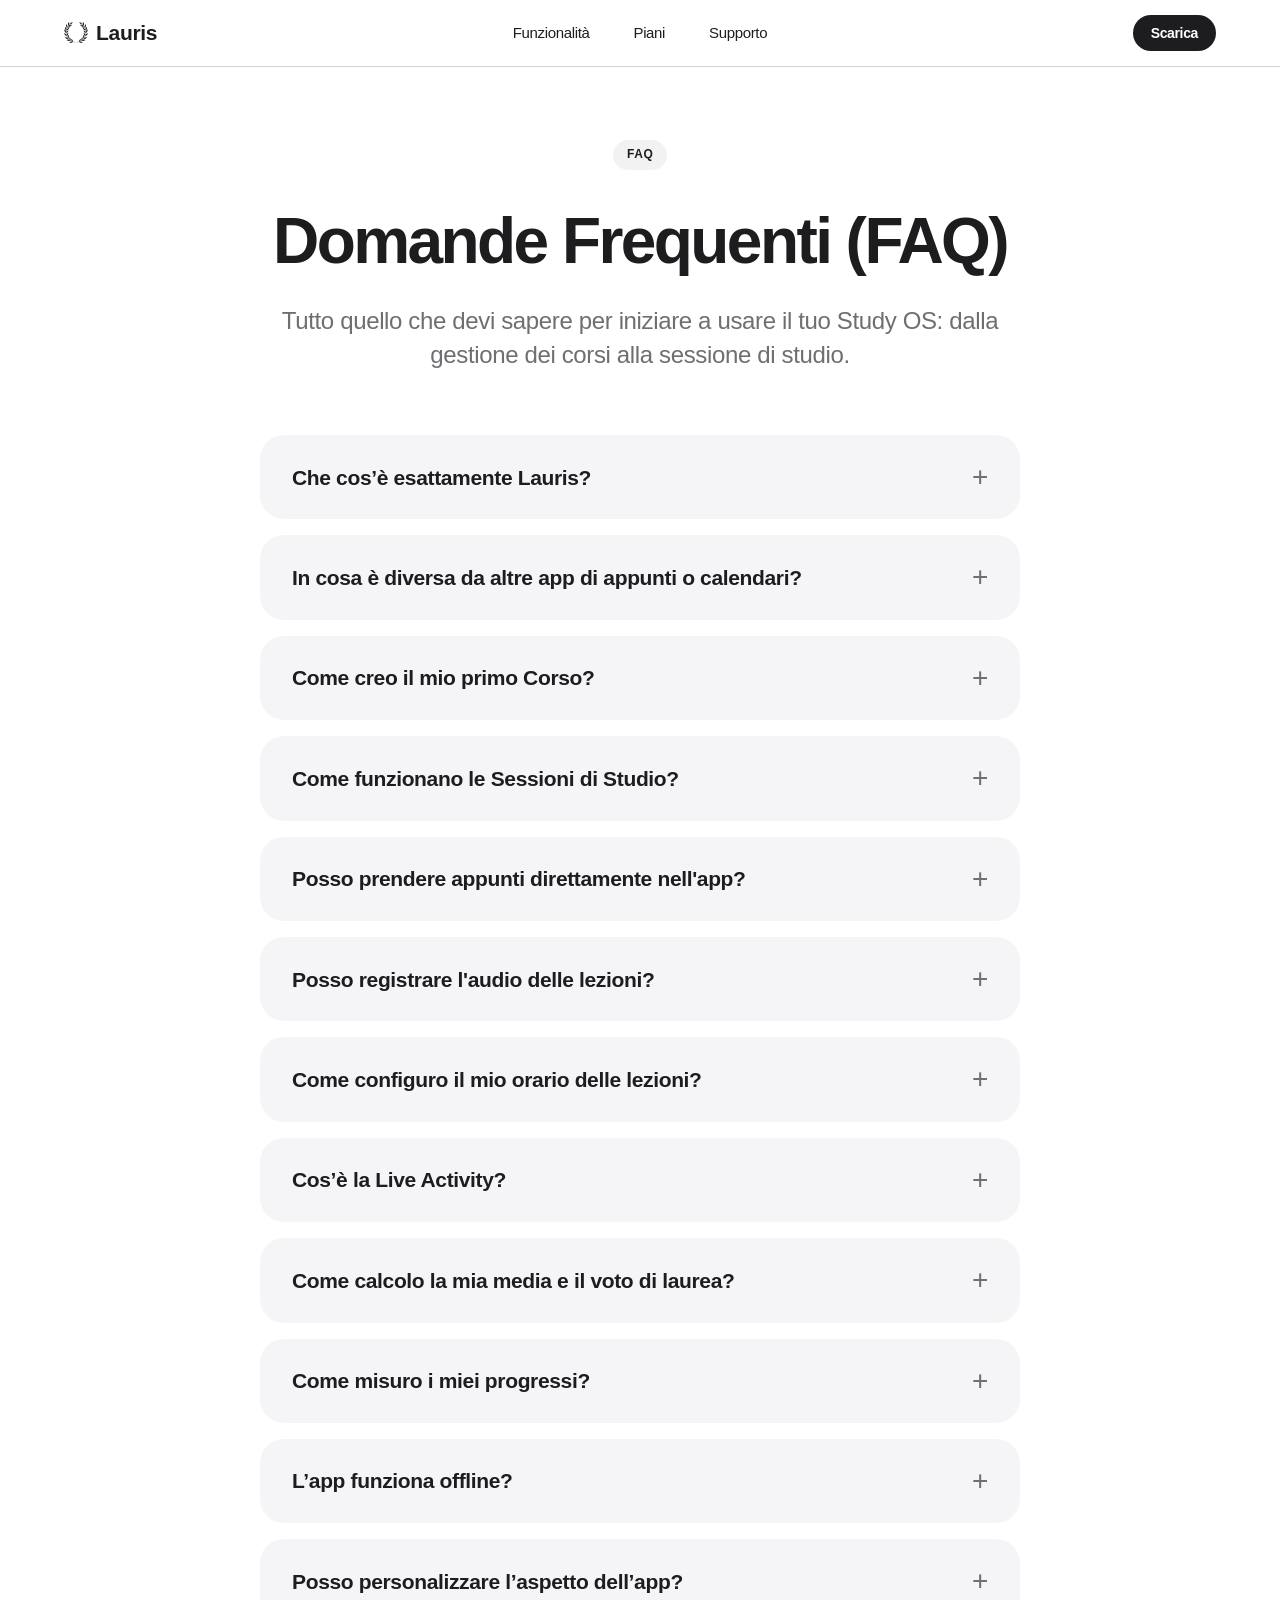
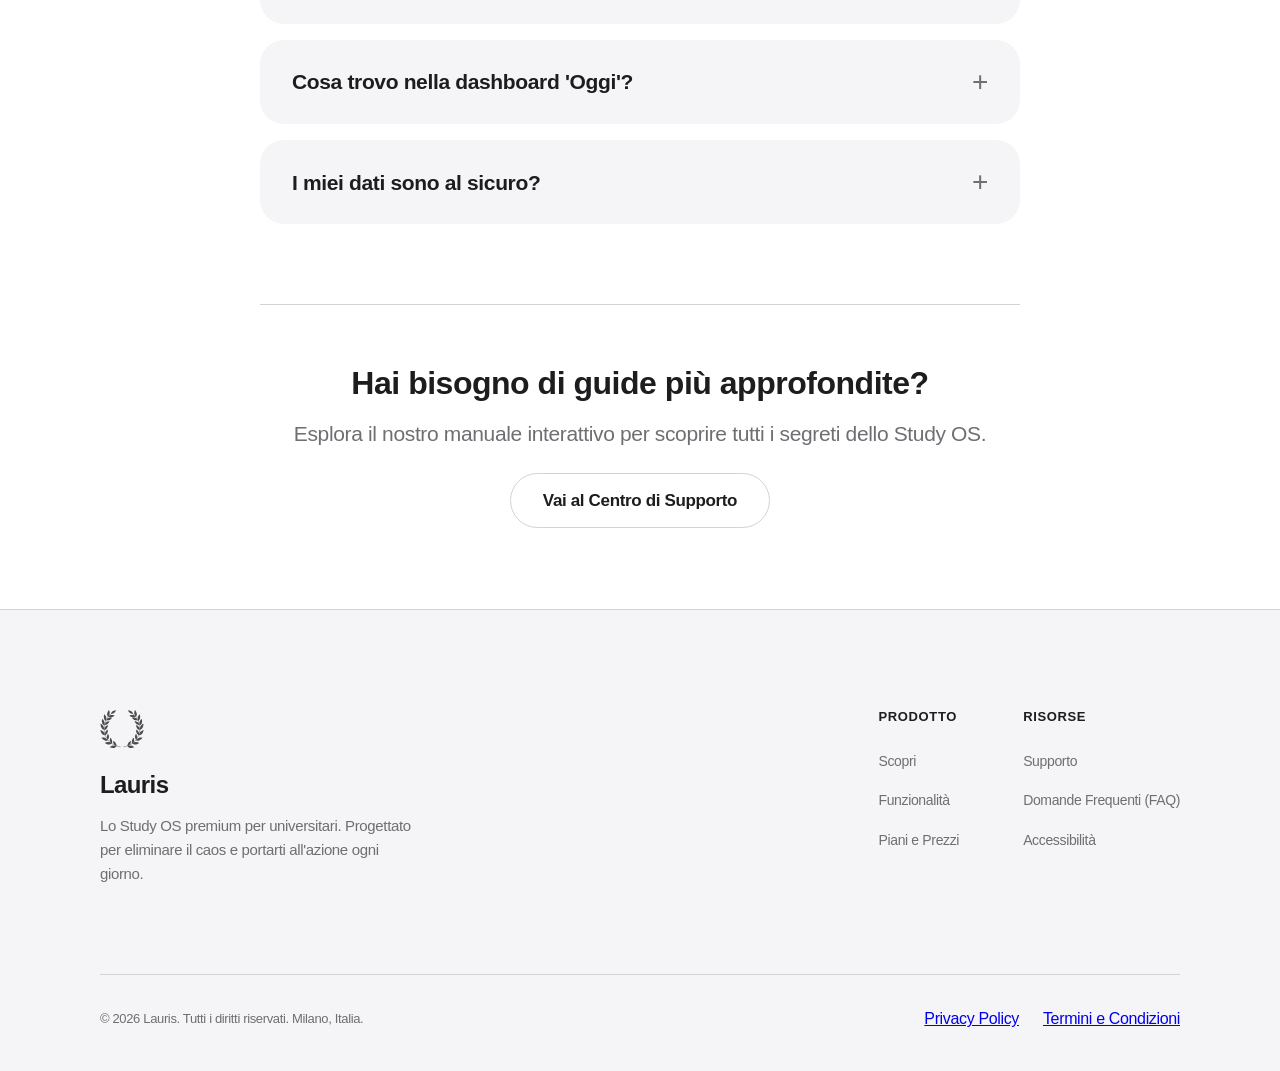
<file: faq.html>
<!DOCTYPE html> 
<html lang="it"> 
<head> 
    <meta charset="UTF-8"> 
    <meta name="viewport" content="width=device-width,initial-scale=1,viewport-fit=cover"> 
    <title>Domande Frequenti - Lauris</title> 
    <link rel="stylesheet" href="assets/css/style.css">
</head> 
<body> 

    <div id="nav-placeholder"></div>

    <main class="faq-page" style="padding: 140px 20px 80px; max-width: 800px; margin: 0 auto;">
        
        <header class="text-center" style="margin-bottom: 60px;">
            <span class="badge reveal">FAQ</span>
            <h1 id="faq-page-title" class="reveal delay-1" style="font-size: clamp(2.5rem, 5vw, 4rem); letter-spacing: -0.04em; margin-bottom: 16px;">
                Caricamento...
            </h1>
            <p id="faq-page-desc" class="lead-text reveal delay-2">
                Recupero le informazioni...
            </p>
        </header>

        <div id="faq-container" class="faq-accordion-container reveal delay-3">
            <div class="spinner-container">
                <div class="spinner"></div>
            </div>
        </div>

        <div class="text-center reveal" style="margin-top: 80px; padding-top: 60px; border-top: 1px solid var(--color-border);">
            <h3 style="font-size: 2rem; margin-bottom: 16px;">Hai bisogno di guide più approfondite?</h3>
            <p style="color: var(--color-text-secondary); margin-bottom: 24px;">Esplora il nostro manuale interattivo per scoprire tutti i segreti dello Study OS.</p>
            <a href="support.html" class="btn-secondary">Vai al Centro di Supporto</a>
        </div>

    </main>

    <div id="footer-placeholder"></div>

    <script src="assets/js/components.js"></script>
    <script src="assets/js/main.js"></script>

    <script>
        document.addEventListener("DOMContentLoaded", async () => {
            const faqContainer = document.getElementById('faq-container');
            const pageTitle = document.getElementById('faq-page-title');
            const pageDesc = document.getElementById('faq-page-desc');

            // Avviso per chi sviluppa in locale senza Live Server
            if (window.location.protocol === 'file:') {
                pageTitle.innerText = "Avviso Sviluppatore";
                pageDesc.innerText = "Devi usare un Live Server per caricare il file JSON esterno.";
                faqContainer.innerHTML = `
                    <div style="background: var(--bg-secondary); padding: 32px; border-radius: 24px; text-align: center;">
                        <h3 style="margin-bottom: 16px;">CORS Error</h3>
                        <p style="color: var(--color-text-secondary);">Apri il progetto con Live Server (VS Code) per visualizzare le FAQ.</p>
                    </div>`;
                return;
            }

            try {
                // Pesca il file JSON dalla cartella
                const response = await fetch('assets/json/faq.json');
                if (!response.ok) throw new Error('Errore nel caricamento del JSON');
                
                const faqData = await response.json();

                // 1. Popola l'header con i dati del JSON
                pageTitle.innerText = faqData.title || "Domande Frequenti";
                pageDesc.innerText = faqData.description || "Tutto quello che devi sapere su Lauris.";

                // 2. Svuota il contenitore (rimuove lo spinner)
                faqContainer.innerHTML = '';

                // 3. Genera le domande ciclando sul blocco "body"
                if (faqData.body && faqData.body.length > 0) {
                    faqData.body.forEach(item => {
                        // Verifica che sia un blocco paragrafo con titolo (formato Domanda/Risposta)
                        if (item.type === 'paragraph' && item.title && item.text) {
                            const details = document.createElement('details');
                            details.innerHTML = `
                                <summary>${item.title}</summary>
                                <div class="details-content">
                                    <p>${item.text}</p>
                                </div>
                            `;
                            faqContainer.appendChild(details);
                        }
                    });
                } else {
                    faqContainer.innerHTML = '<p class="text-center" style="color: var(--color-text-secondary);">Nessuna domanda disponibile al momento.</p>';
                }

            } catch (error) {
                console.error("Errore fetch FAQ:", error);
                pageTitle.innerText = "Ops!";
                pageDesc.innerText = "C'è stato un problema.";
                faqContainer.innerHTML = `<p class="text-center" style="color: var(--color-accent);">Impossibile caricare le domande frequenti in questo momento. Verifica la connessione o l'esistenza del file assets/json/faq.json.</p>`;
            }
        });
    </script>
</body> 
</html>
</file>
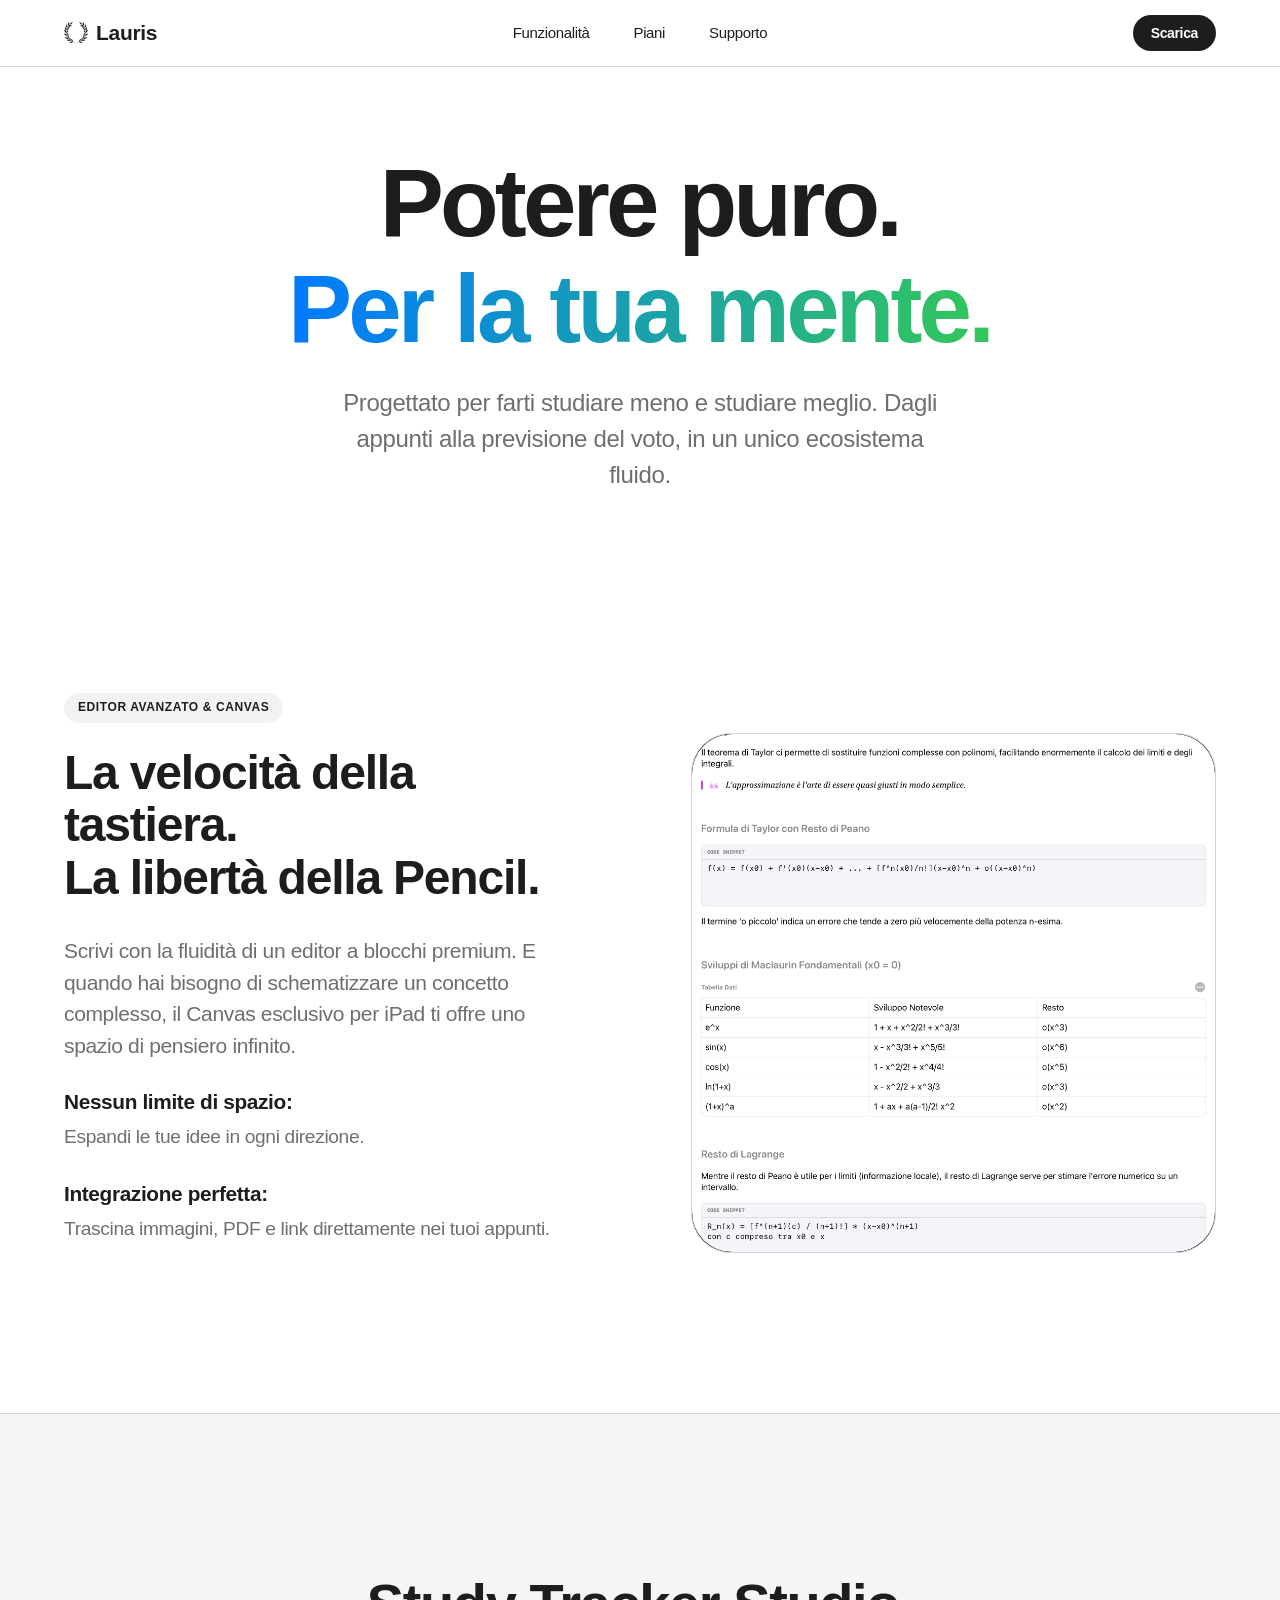
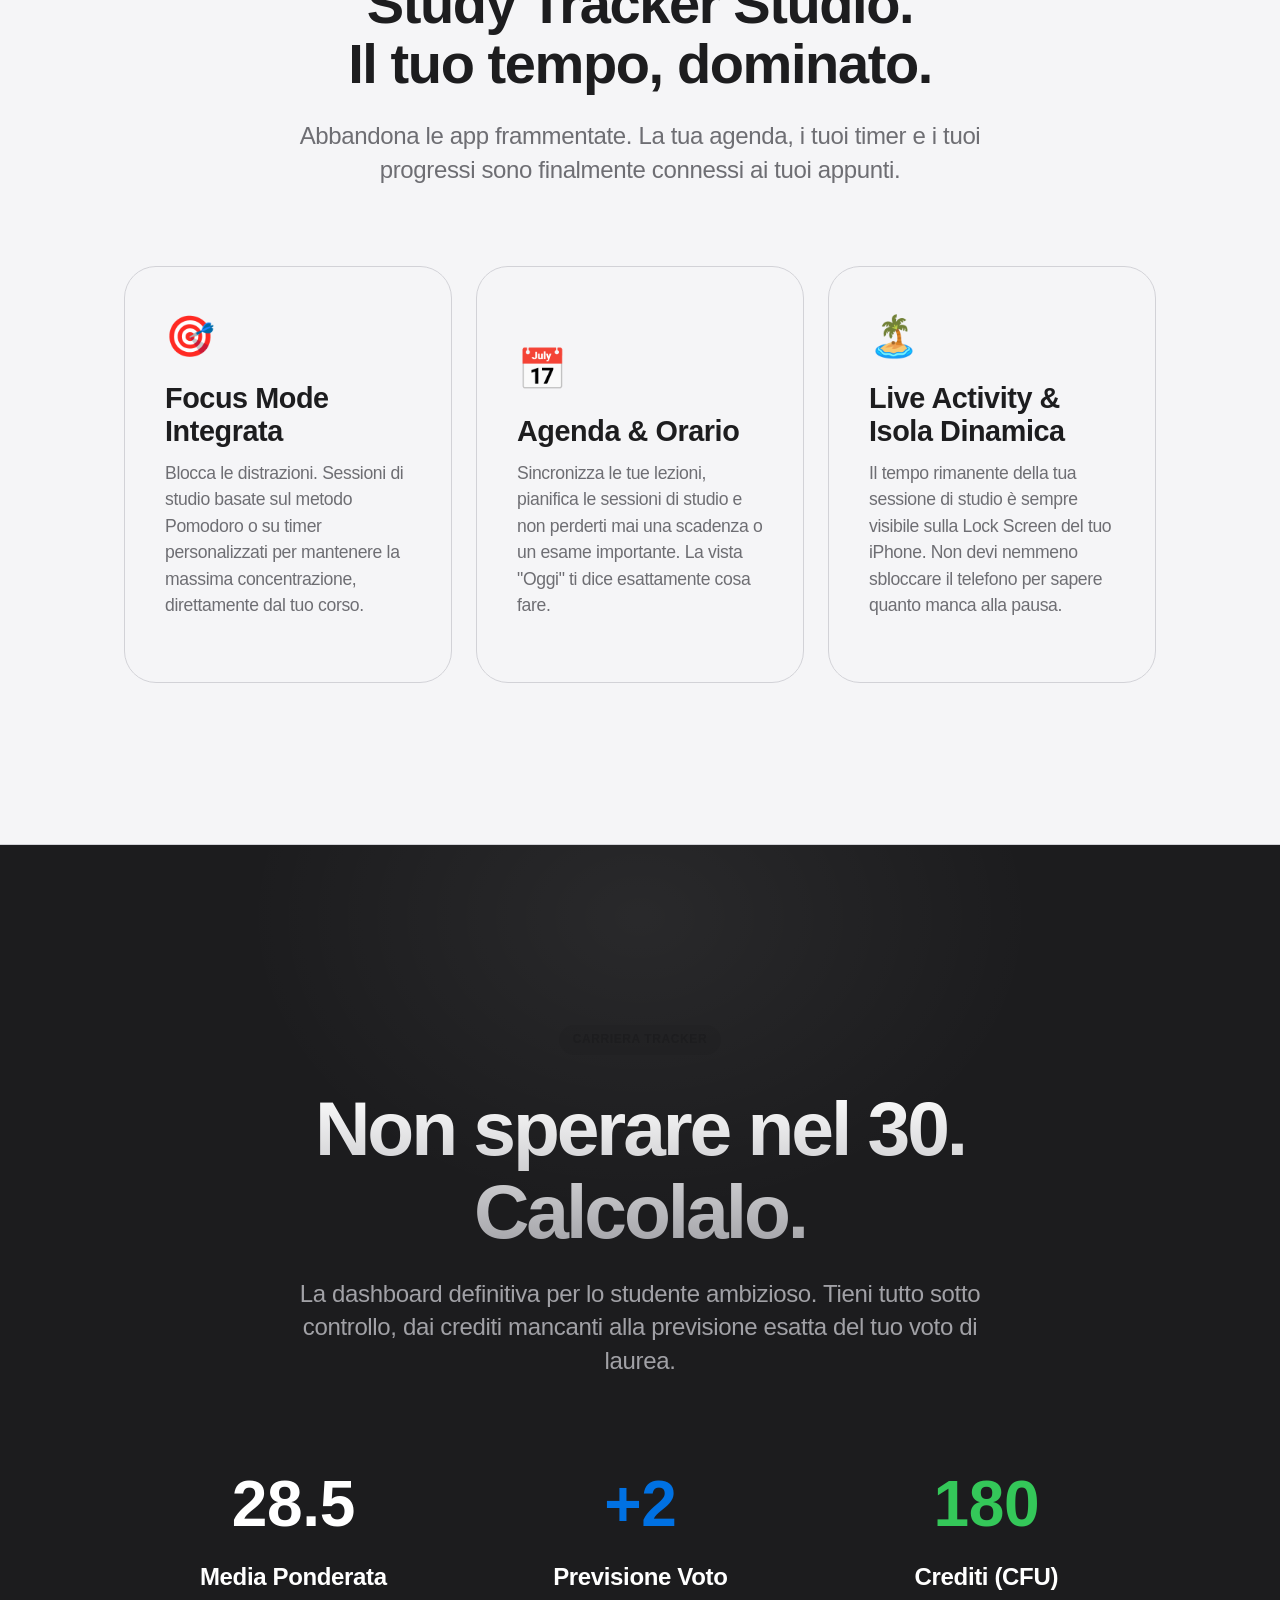
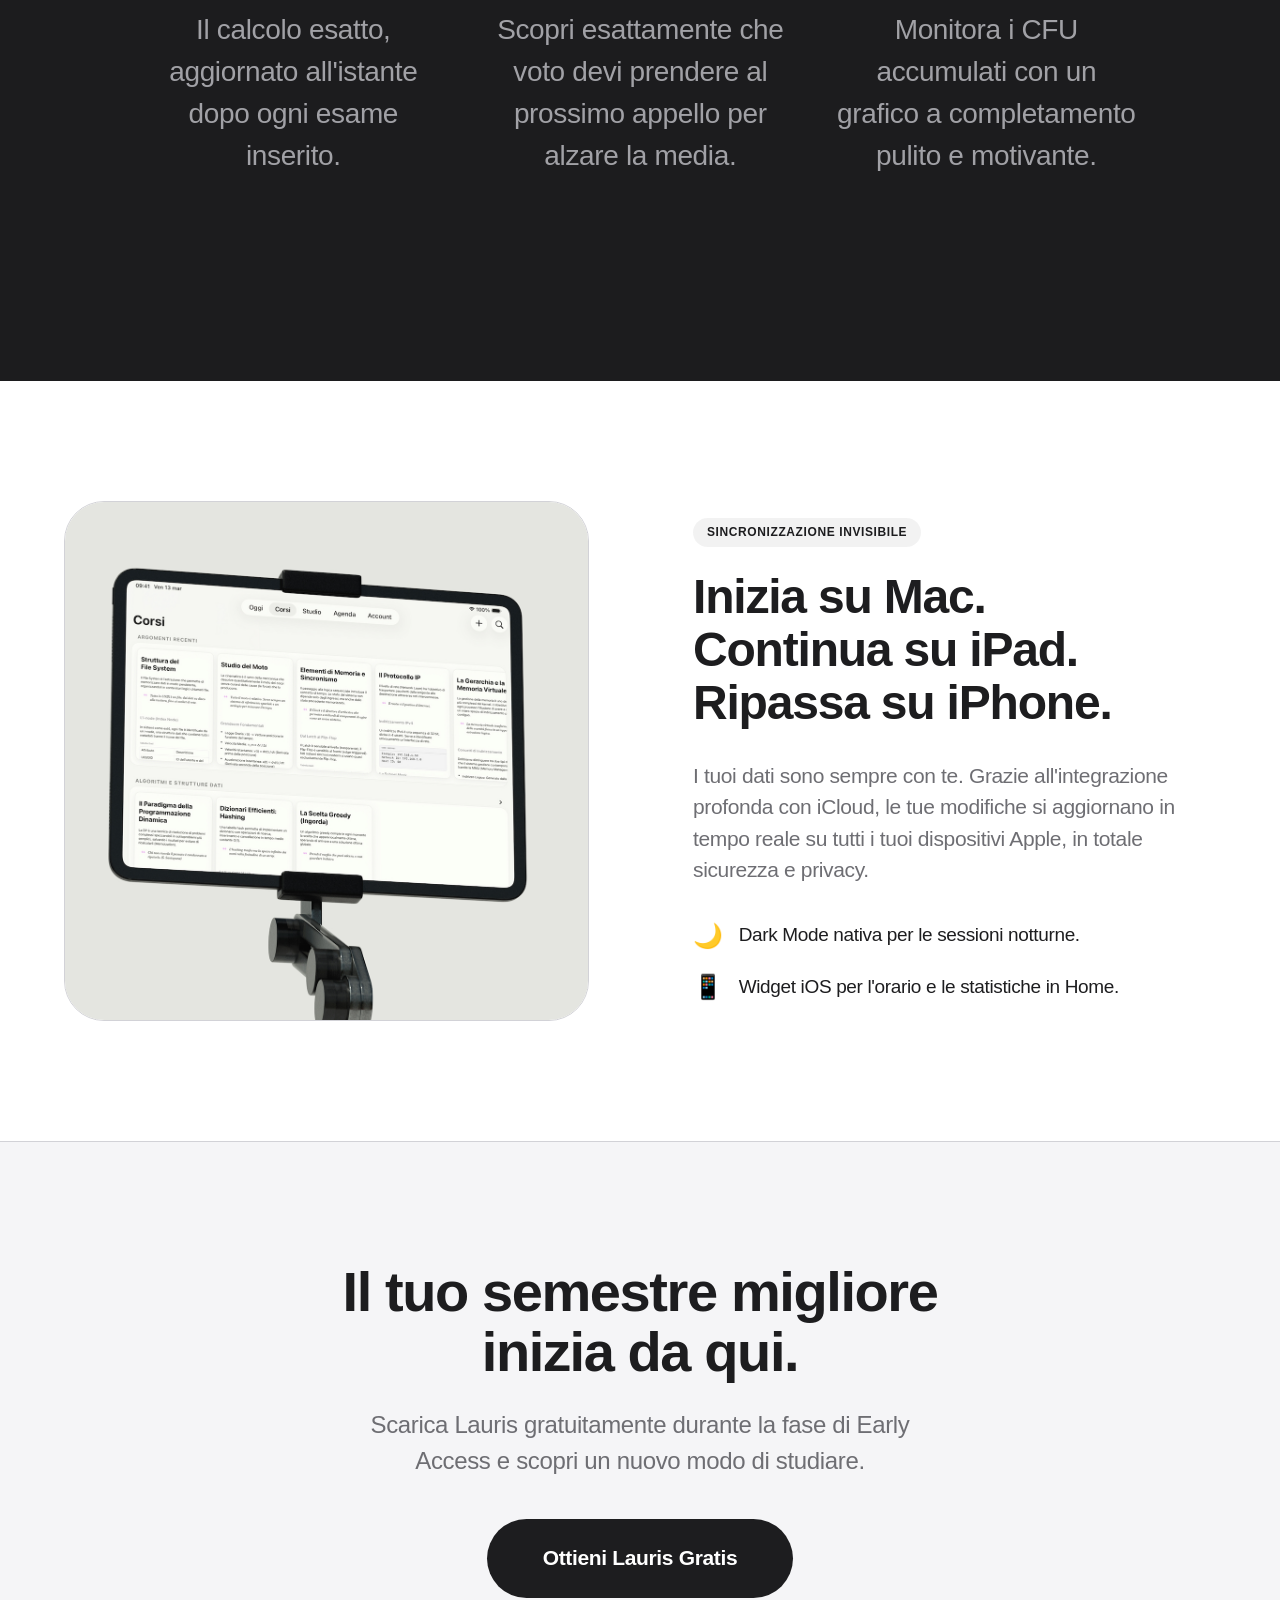
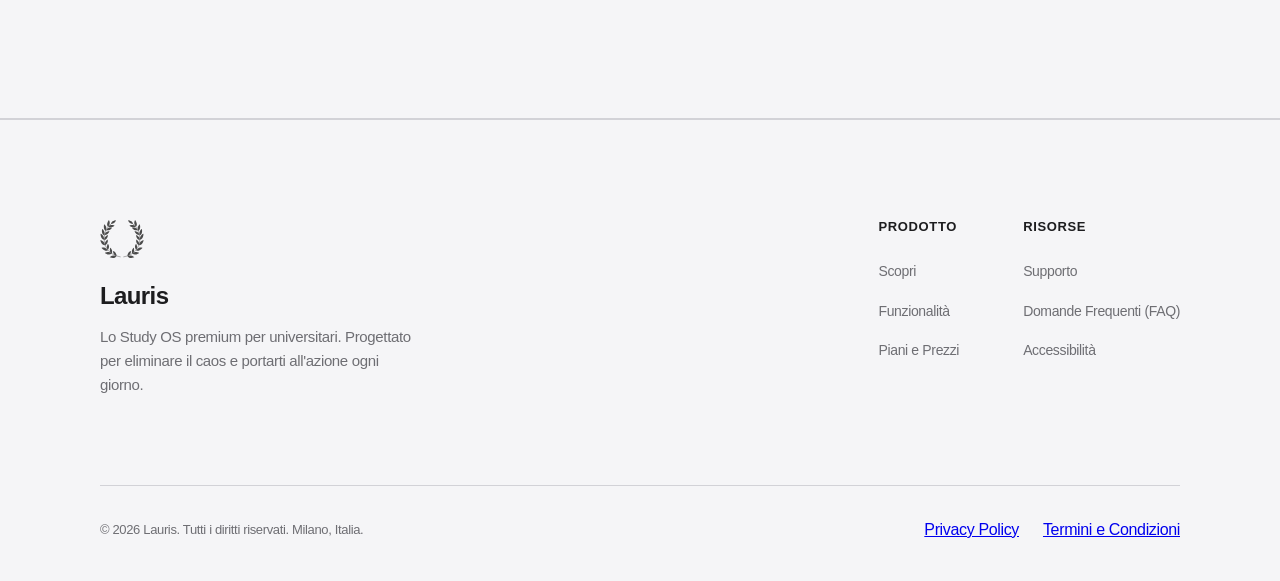
<file: features.html>
<!DOCTYPE html> 
<html lang="it"> 
<head> 
    <meta charset="UTF-8"> 
    <meta name="viewport" content="width=device-width,initial-scale=1,viewport-fit=cover"> 
    <title>Funzionalità - Lauris</title> 
    <link rel="stylesheet" href="assets/css/style.css">
</head> 
<body> 

    <div id="nav-placeholder"></div>

    <main class="features-page">
        
        <header class="hero text-center" style="padding-bottom: 40px;">
            <div class="container hero-content">
                <!-- <span class="badge reveal">Lauris Pro</span> -->
                <h1 class="hero-title reveal delay-1" style="font-size: clamp(3.5rem, 8vw, 6rem);">Potere puro.<br><span class="text-gradient">Per la tua mente.</span></h1>
                <p class="hero-subtitle reveal delay-2" style="max-width: 600px; margin: 0 auto 40px; font-size: 24px;">Progettato per farti studiare meno e studiare meglio. Dagli appunti alla previsione del voto, in un unico ecosistema fluido.</p>

                <!-- <div class="hero-image-wrapper reveal delay-3" style="margin-top: 80px; transform: perspective(1000px) rotateX(2deg);">
                    <div class="mockup-placeholder mockup-ipad" style="height: 600px; background: var(--always-dark-surface); border: none; box-shadow: 0 40px 100px rgba(0,0,0,0.2);">
                        <span style="color: white; font-size: 24px;">Grafica App iPad / Mac</span>
                    </div>
                </div> -->
            </div>
        </header>

        <section class="section-primary" style="padding: 120px 0;">
            <div class="split-section reveal">
                <div class="split-text">
                    <span class="badge">Editor Avanzato & Canvas</span>
                    <h2 style="font-size: 48px; line-height: 1.1;">La velocità della tastiera.<br>La libertà della Pencil.</h2>
                    <p>Scrivi con la fluidità di un editor a blocchi premium. E quando hai bisogno di schematizzare un concetto complesso, il Canvas esclusivo per iPad ti offre uno spazio di pensiero infinito.</p>
                    <ul class="dynamic-list" style="margin-top: 24px;">
                        <li><strong>Nessun limite di spazio:</strong> Espandi le tue idee in ogni direzione.</li>
                        <li><strong>Integrazione perfetta:</strong> Trascina immagini, PDF e link direttamente nei tuoi appunti.</li>
                    </ul>
                </div>
                <div class="split-visual" style="background: var(--always-dark-surface);">
                    <img src="assets/screenshots/canva.png" alt="Editor Appunti" loading="lazy" style="border-radius: 40px;">
                </div>
            </div>
        </section>

        <section class="section-secondary">
            <div class="container">
                <div class="text-center reveal" style="margin-bottom: 80px;">
                    <h2>Study Tracker Studio.<br>Il tuo tempo, dominato.</h2>
                    <p class="lead-text">Abbandona le app frammentate. La tua agenda, i tuoi timer e i tuoi progressi sono finalmente connessi ai tuoi appunti.</p>
                </div>
                
                <div class="bento-grid">
                    <div class="bento-card reveal">
                        <span style="font-size: 40px; margin-bottom: 16px; display: block;">🎯</span>
                        <h3>Focus Mode Integrata</h3>
                        <p>Blocca le distrazioni. Sessioni di studio basate sul metodo Pomodoro o su timer personalizzati per mantenere la massima concentrazione, direttamente dal tuo corso.</p>
                    </div>
                    
                    <div class="bento-card reveal delay-1">
                        <span style="font-size: 40px; margin-bottom: 16px; display: block;">📅</span>
                        <h3>Agenda & Orario</h3>
                        <p>Sincronizza le tue lezioni, pianifica le sessioni di studio e non perderti mai una scadenza o un esame importante. La vista "Oggi" ti dice esattamente cosa fare.</p>
                    </div>

                    <div class="bento-card reveal delay-2">
                        <span style="font-size: 40px; margin-bottom: 16px; display: block;">🏝️</span>
                        <h3>Live Activity & Isola Dinamica</h3>
                        <p>Il tempo rimanente della tua sessione di studio è sempre visibile sulla Lock Screen del tuo iPhone. Non devi nemmeno sbloccare il telefono per sapere quanto manca alla pausa.</p>
                    </div>
                </div>
            </div>
        </section>

        <section class="section-dark manifesto">
            <div class="container">
                <div class="text-center reveal">
                    <span class="badge" style="margin-bottom: 32px;">Carriera Tracker</span>
                    <h2 style="font-size: clamp(3rem, 6vw, 5rem); margin-bottom: 24px;">Non sperare nel 30.<br>Calcolalo.</h2>
                    <p style="font-size: 24px; color: var(--always-light-text-sec); max-width: 700px; margin: 0 auto 80px;">La dashboard definitiva per lo studente ambizioso. Tieni tutto sotto controllo, dai crediti mancanti alla previsione esatta del tuo voto di laurea.</p>
                </div>

                <div class="career-stats-grid">
                    <div class="stat-item reveal delay-1">
                        <div style="font-size: 64px; font-weight: 700; color: #fff; margin-bottom: 8px;">28.5</div>
                        <h4 style="color: var(--always-light-text);">Media Ponderata</h4>
                        <p>Il calcolo esatto, aggiornato all'istante dopo ogni esame inserito.</p>
                    </div>
                    <div class="stat-item reveal delay-2">
                        <div style="font-size: 64px; font-weight: 700; color: var(--color-accent); margin-bottom: 8px;">+2</div>
                        <h4 style="color: var(--always-light-text);">Previsione Voto</h4>
                        <p>Scopri esattamente che voto devi prendere al prossimo appello per alzare la media.</p>
                    </div>
                    <div class="stat-item reveal delay-3">
                        <div style="font-size: 64px; font-weight: 700; color: #34C759; margin-bottom: 8px;">180</div>
                        <h4 style="color: var(--always-light-text);">Crediti (CFU)</h4>
                        <p>Monitora i CFU accumulati con un grafico a completamento pulito e motivante.</p>
                    </div>
                </div>
            </div>
        </section>

        <section class="section-primary" style="padding: 120px 0;">
            <div class="split-section reverse reveal">
                <div class="split-text">
                    <span class="badge">Sincronizzazione Invisibile</span>
                    <h2 style="font-size: 48px; line-height: 1.1;">Inizia su Mac.<br>Continua su iPad.<br>Ripassa su iPhone.</h2>
                    <p>I tuoi dati sono sempre con te. Grazie all'integrazione profonda con iCloud, le tue modifiche si aggiornano in tempo reale su tutti i tuoi dispositivi Apple, in totale sicurezza e privacy.</p>
                    
                    <div style="margin-top: 32px;">
                        <div style="display: flex; align-items: center; gap: 16px; margin-bottom: 16px;">
                            <span style="font-size: 24px;">🌙</span>
                            <span style="font-size: 19px; font-weight: 500;">Dark Mode nativa per le sessioni notturne.</span>
                        </div>
                        <div style="display: flex; align-items: center; gap: 16px;">
                            <span style="font-size: 24px;">📱</span>
                            <span style="font-size: 19px; font-weight: 500;">Widget iOS per l'orario e le statistiche in Home.</span>
                        </div>
                    </div>
                </div>
                <div class="split-visual">
                    <img src="assets/screenshots/ipad.png" alt="App su iPhone" loading="lazy">
                </div>
            </div>
        </section>

        <section class="section-secondary text-center" style="padding: 120px 20px;">
            <div class="container reveal">
                <h2 style="font-size: 56px; margin-bottom: 24px;">Il tuo semestre migliore<br>inizia da qui.</h2>
                <p style="font-size: 24px; max-width: 600px; margin: 0 auto 40px;">Scarica Lauris gratuitamente durante la fase di Early Access e scopri un nuovo modo di studiare.</p>
                <a href="https://apps.apple.com/us/app/lauris/id6759625379" target="_blank" class="btn-primary" style="padding: 24px 56px; font-size: 21px;">Ottieni Lauris Gratis</a>
            </div>
        </section>

    </main>

    <div id="footer-placeholder"></div>

    <script src="assets/js/components.js"></script>
    <script src="assets/js/main.js"></script>
</body> 
</html>
</file>
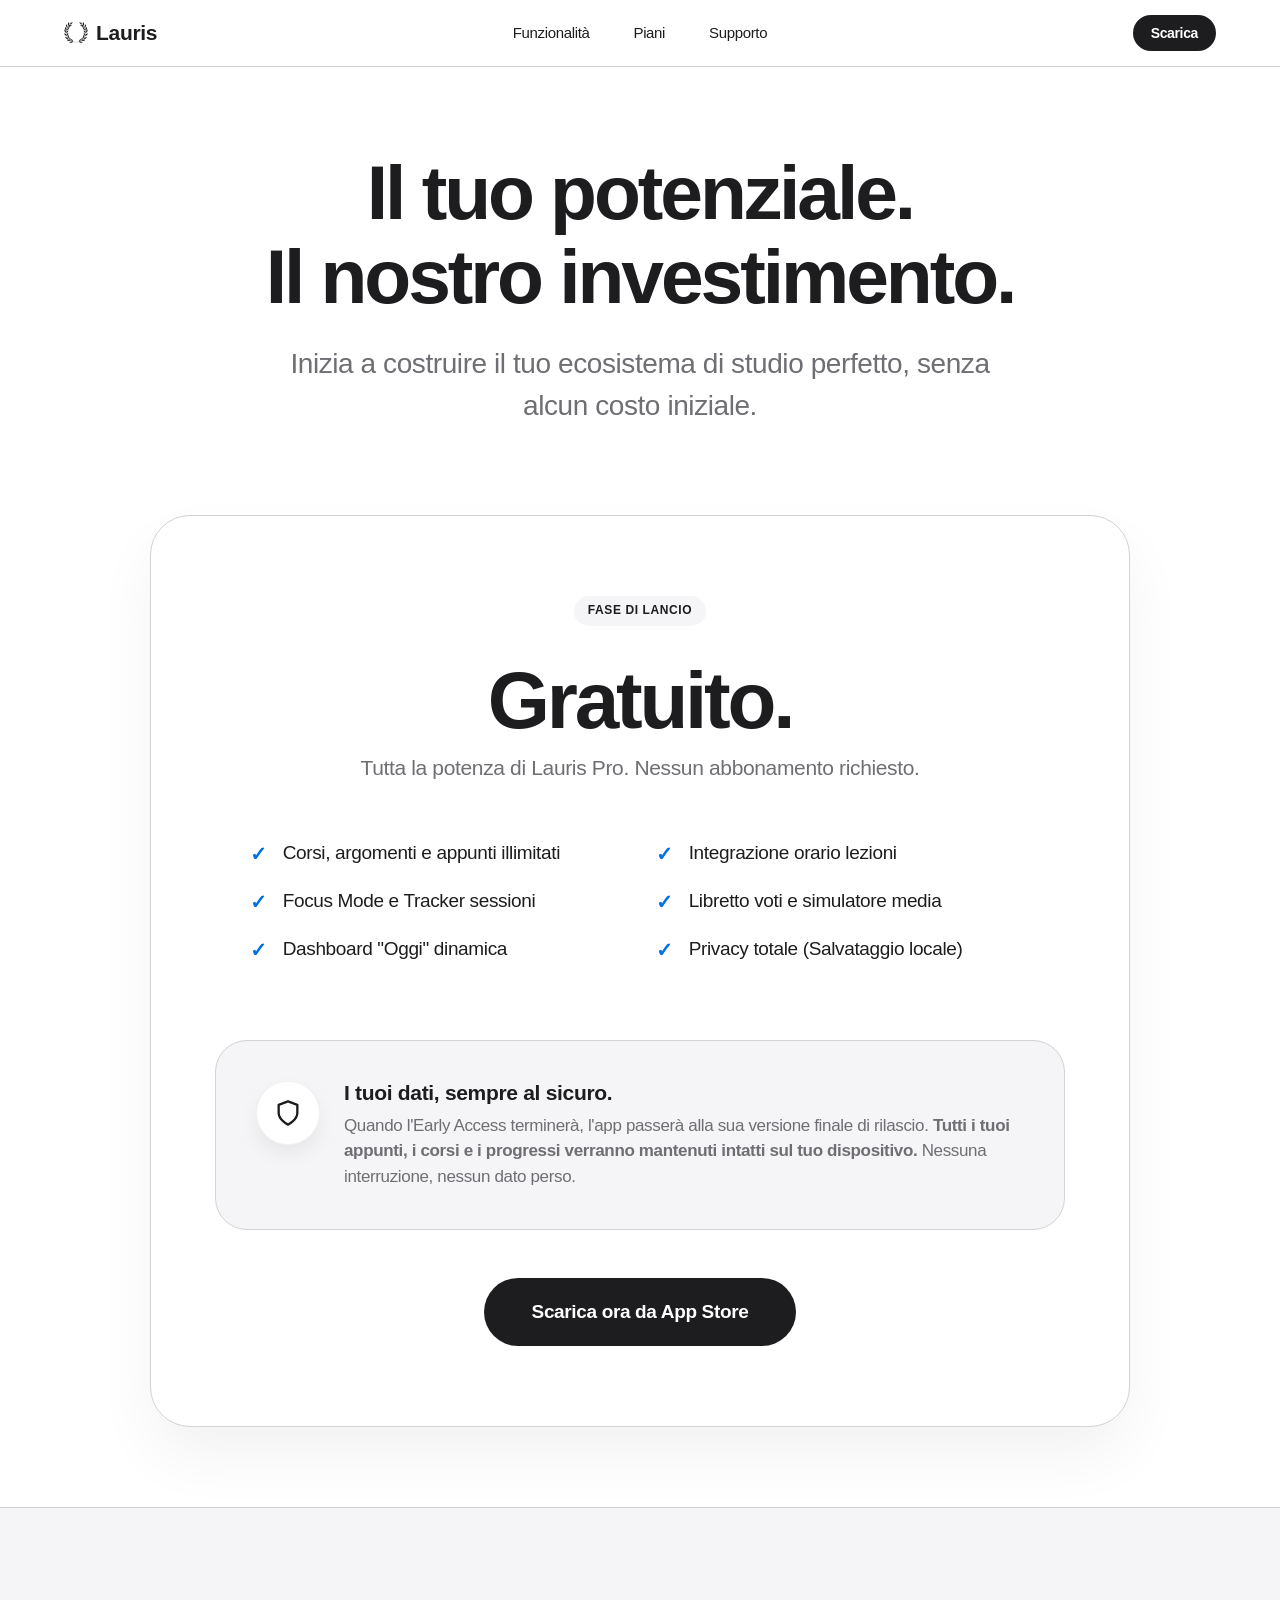
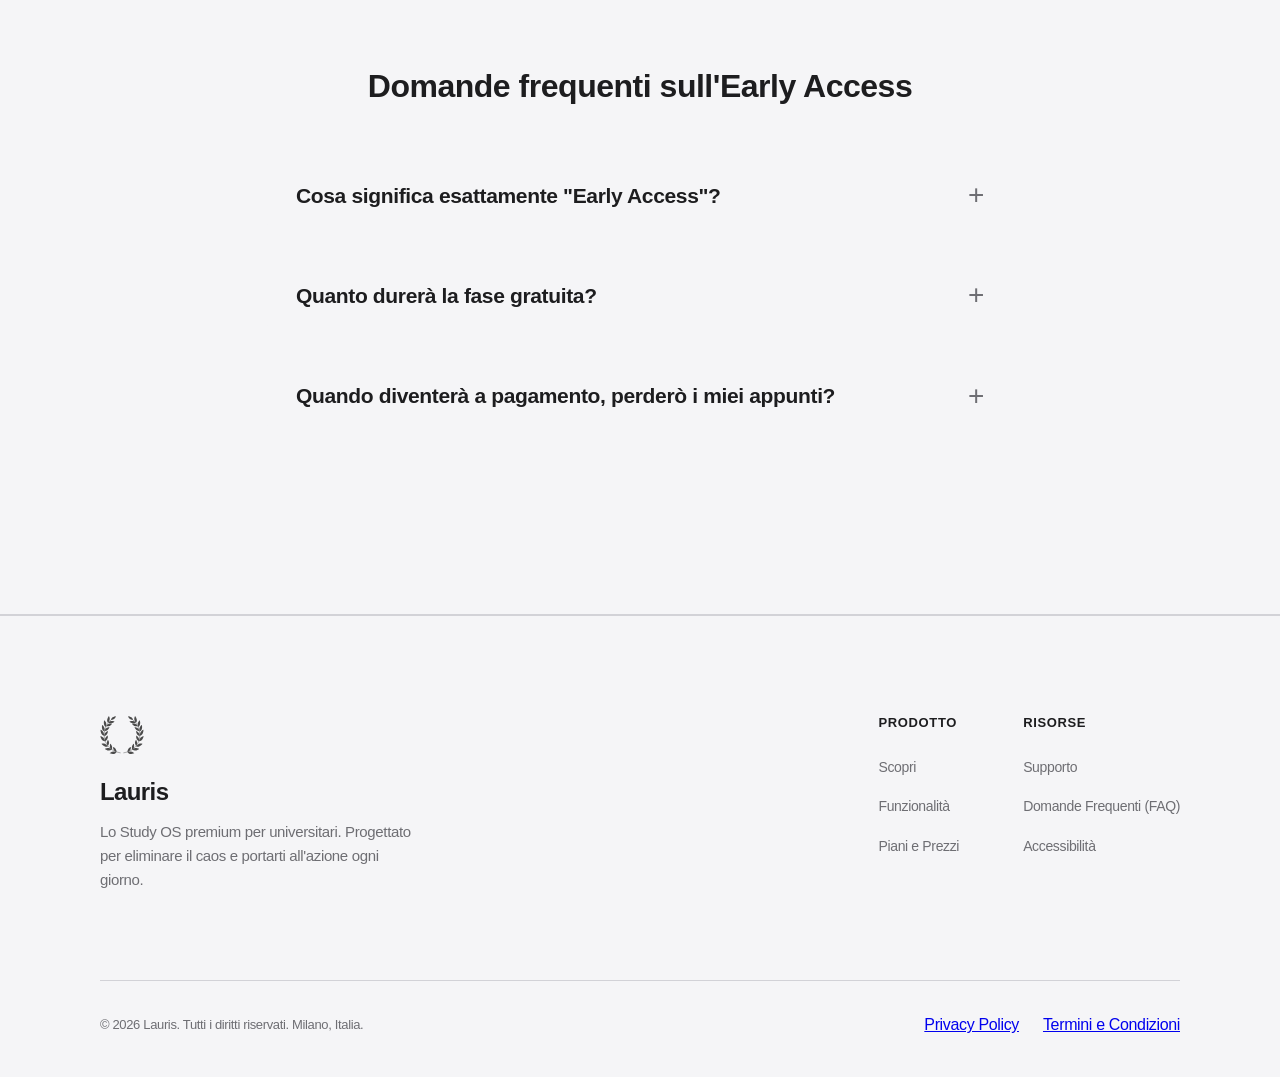
<file: price.html>
<!DOCTYPE html> 
<html lang="it"> 
<head> 
    <meta charset="UTF-8"> 
    <meta name="viewport" content="width=device-width,initial-scale=1,viewport-fit=cover"> 
    <title>Piani e Prezzi - Lauris</title> 
    <link rel="stylesheet" href="assets/css/style.css">
</head> 
<body> 

    <div id="nav-placeholder"></div>

    <main class="pricing-page">
        
        <header class="hero text-center" style="padding-bottom: 40px;">
            <div class="container">
                <h1 class="hero-title reveal">Il tuo potenziale.<br>Il nostro investimento.</h1>
                <p class="hero-subtitle reveal delay-1">Inizia a costruire il tuo ecosistema di studio perfetto, senza alcun costo iniziale.</p>
            </div>
        </header>

        <section id="piani" style="padding-bottom: 80px;">
            <div class="container">
                <div class="plan-card reveal delay-2">
                    <div class="text-center" style="margin-bottom: 56px;">
                        <span class="badge" style="background: var(--bg-secondary); margin-bottom: 32px;">Fase di Lancio</span>
                        <h2 style="font-size: clamp(3rem, 8vw, 5rem); margin: 0 0 8px 0; letter-spacing: -0.04em; color: var(--color-text);">Gratuito.</h2>
                        <p style="font-size: 21px; color: var(--color-text-secondary); margin: 0;">Tutta la potenza di Lauris Pro. Nessun abbonamento richiesto.</p>
                    </div>
                    
                    <div class="plan-features-grid">
                        <ul>
                            <li><span class="check">✓</span> Corsi, argomenti e appunti illimitati</li>
                            <li><span class="check">✓</span> Focus Mode e Tracker sessioni</li>
                            <li><span class="check">✓</span> Dashboard "Oggi" dinamica</li>
                        </ul>
                        <ul>
                            <li><span class="check">✓</span> Integrazione orario lezioni</li>
                            <li><span class="check">✓</span> Libretto voti e simulatore media</li>
                            <li><span class="check">✓</span> Privacy totale (Salvataggio locale)</li>
                        </ul>
                    </div>

                    <div class="plan-safeguard">
                        <div class="plan-safeguard-icon">
                            <svg viewBox="0 0 24 24" width="28" height="28" stroke="currentColor" stroke-width="2" fill="none" stroke-linecap="round" stroke-linejoin="round">
                                <path d="M12 22s8-4 8-10V5l-8-3-8 3v7c0 6 8 10 8 10z"></path>
                            </svg>
                        </div>
                        <div class="plan-safeguard-text">
                            <h3>I tuoi dati, sempre al sicuro.</h3>
                            <p>Quando l'Early Access terminerà, l'app passerà alla sua versione finale di rilascio. <strong>Tutti i tuoi appunti, i corsi e i progressi verranno mantenuti intatti sul tuo dispositivo.</strong> Nessuna interruzione, nessun dato perso.</p>
                        </div>
                    </div>
                    
                    <div class="text-center" style="margin-top: 48px;">
                        <a href="https://apps.apple.com/us/app/lauris/id6759625379" target="_blank" class="btn-primary">Scarica ora da App Store</a>
                    </div>
                </div>
            </div>
        </section>

        <section class="section-secondary">
            <div class="container" style="max-width: 800px;">
                <h3 class="text-center reveal" style="margin-bottom: 48px;">Domande frequenti sull'Early Access</h3>
                
                <div class="reveal delay-1">
                    <details>
                        <summary>Cosa significa esattamente "Early Access"?</summary>
                        <div class="details-content">
                            <p>Significa che stai utilizzando le prime versioni pubbliche di Lauris. L'app è completamente funzionante, ma potremmo aggiungere nuove funzionalità o modificare il design in base ai feedback degli studenti. In cambio della tua fiducia in questa fase iniziale, ti offriamo l'app gratuitamente.</p>
                        </div>
                    </details>

                    <details>
                        <summary>Quanto durerà la fase gratuita?</summary>
                        <div class="details-content">
                            <p>Non abbiamo ancora fissato una data di termine. Vogliamo assicurarci che Lauris sia lo strumento più potente sul mercato prima di introdurre piani a pagamento. Ti avviseremo con largo anticipo (mesi) prima di qualsiasi cambiamento.</p>
                        </div>
                    </details>

                    <details>
                        <summary>Quando diventerà a pagamento, perderò i miei appunti?</summary>
                        <div class="details-content">
                            <p>Assolutamente no. Il principio "Local First" garantisce che i file siano fisicamente sul tuo iPad o Mac. Non possiamo bloccare l'accesso a documenti che risiedono sul tuo dispositivo. I tuoi appunti rimarranno tuoi per sempre.</p>
                        </div>
                    </details>
                </div>
            </div>
        </section>

    </main>

    <div id="footer-placeholder"></div>

    <div id="dynamic-modal" class="modal-overlay" aria-modal="true" role="dialog" aria-labelledby="modal-title" aria-hidden="true">
        <div class="modal-header"> 
            <button id="btn-reader-mode" class="btn-reader" aria-label="Attiva modalità lettura" title="Modalità Lettura">
                <svg viewBox="0 0 24 24" width="22" height="22" stroke="currentColor" stroke-width="2" fill="none" stroke-linecap="round" stroke-linejoin="round">
                    <path d="M2 3h6a4 4 0 0 1 4 4v14a3 3 0 0 0-3-3H2z"></path>
                    <path d="M22 3h-6a4 4 0 0 0-4 4v14a3 3 0 0 1 3-3h7z"></path>
                </svg>
            </button>
            <span id="modal-compact-title" class="modal-compact-title"></span>
            <button id="modal-close-btn" class="btn-close" aria-label="Chiudi finestra">&times;</button> 
        </div> 
        <div class="modal-content"> 
            <h2 id="modal-title">Caricamento...</h2> 
            <p id="modal-desc" class="modal-desc"></p> 
            <div id="modal-body" class="dynamic-body"></div>
        </div>
    </div>

    <script src="assets/js/components.js"></script>
    <script src="assets/js/main.js"></script>

</body> 
</html>
</file>
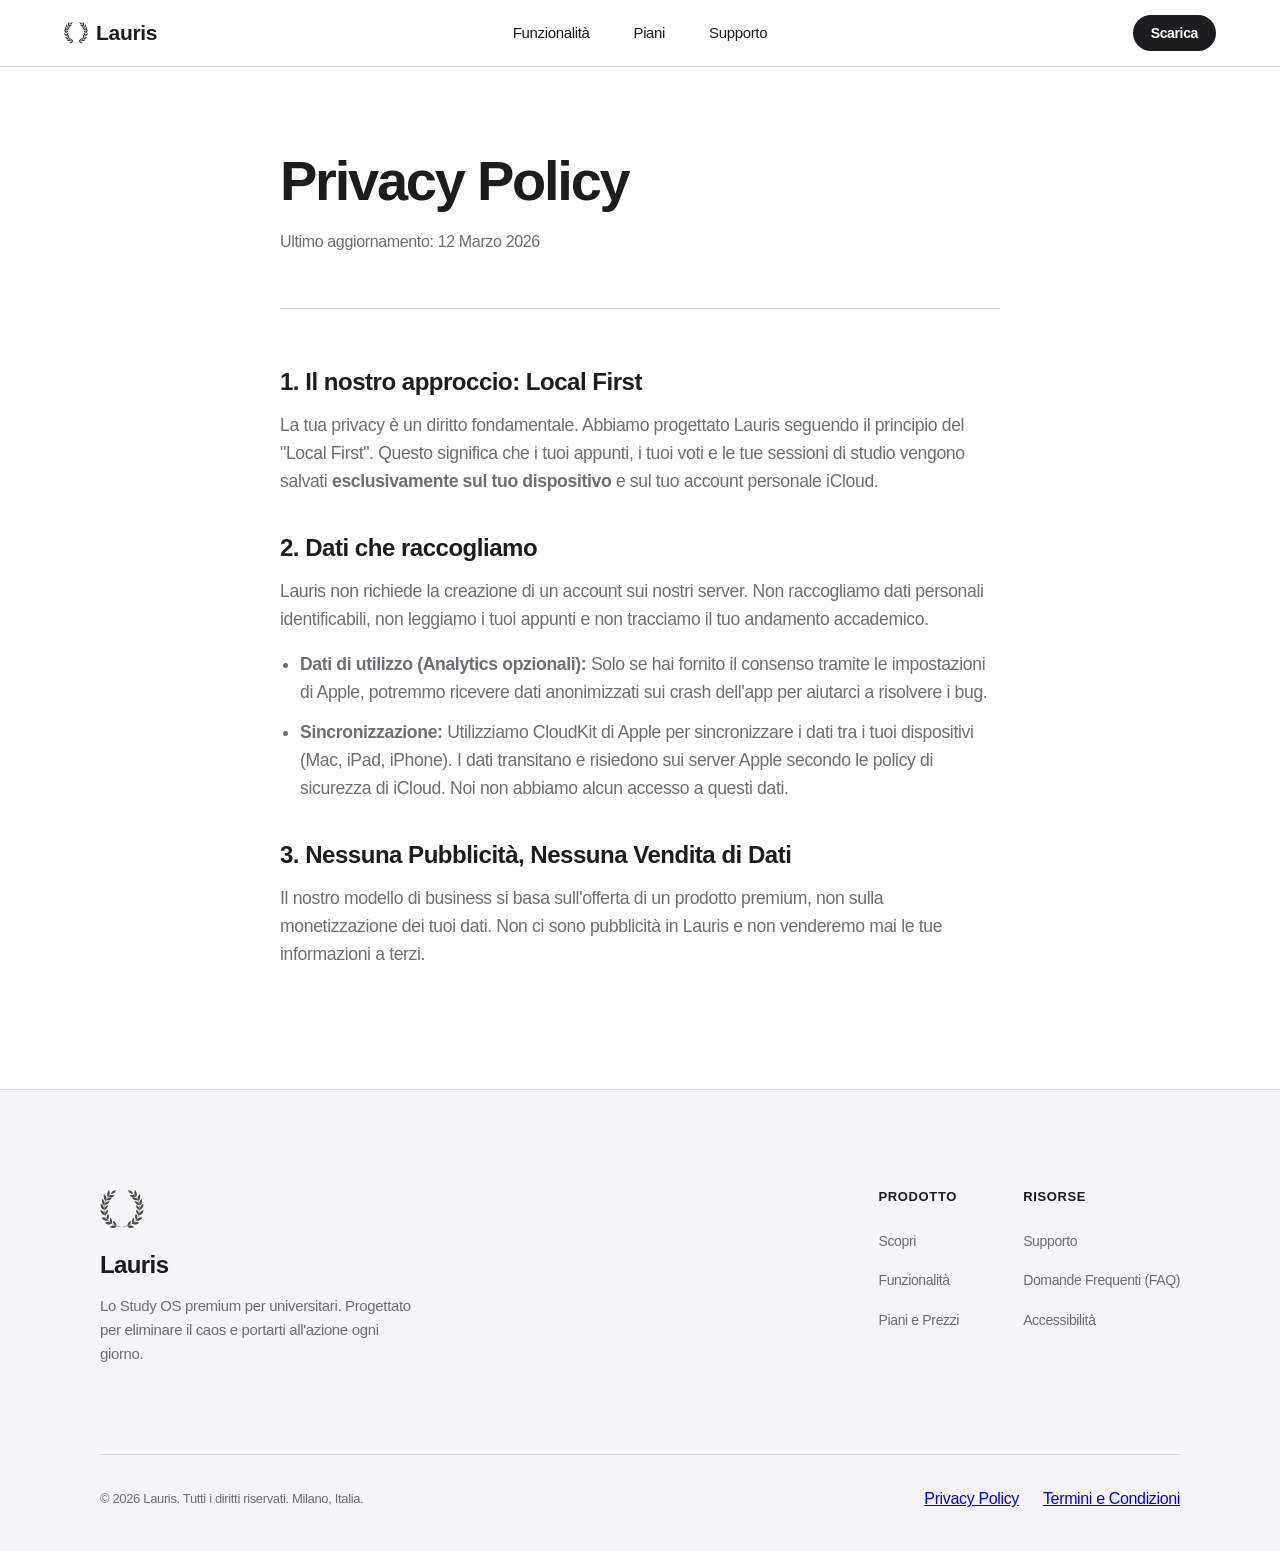
<file: privacy.html>
<!DOCTYPE html> 
<html lang="it"> 
<head> 
    <meta charset="UTF-8"> 
    <meta name="viewport" content="width=device-width,initial-scale=1,viewport-fit=cover"> 
    <title>Privacy Policy - Lauris</title> 
    <link rel="stylesheet" href="assets/css/style.css">
</head> 
<body> 

    <div id="nav-placeholder"></div>

    <main class="legal-page">
        <div class="legal-container">
            <header class="legal-header reveal">
                <h1>Privacy Policy</h1>
                <p class="last-updated">Ultimo aggiornamento: 12 Marzo 2026</p>
            </header>

            <article class="legal-content reveal delay-1">
                <section>
                    <h2>1. Il nostro approccio: Local First</h2>
                    <p>La tua privacy è un diritto fondamentale. Abbiamo progettato Lauris seguendo il principio del "Local First". Questo significa che i tuoi appunti, i tuoi voti e le tue sessioni di studio vengono salvati <strong>esclusivamente sul tuo dispositivo</strong> e sul tuo account personale iCloud.</p>
                </section>

                <section>
                    <h2>2. Dati che raccogliamo</h2>
                    <p>Lauris non richiede la creazione di un account sui nostri server. Non raccogliamo dati personali identificabili, non leggiamo i tuoi appunti e non tracciamo il tuo andamento accademico.</p>
                    <ul>
                        <li><strong>Dati di utilizzo (Analytics opzionali):</strong> Solo se hai fornito il consenso tramite le impostazioni di Apple, potremmo ricevere dati anonimizzati sui crash dell'app per aiutarci a risolvere i bug.</li>
                        <li><strong>Sincronizzazione:</strong> Utilizziamo CloudKit di Apple per sincronizzare i dati tra i tuoi dispositivi (Mac, iPad, iPhone). I dati transitano e risiedono sui server Apple secondo le policy di sicurezza di iCloud. Noi non abbiamo alcun accesso a questi dati.</li>
                    </ul>
                </section>

                <section>
                    <h2>3. Nessuna Pubblicità, Nessuna Vendita di Dati</h2>
                    <p>Il nostro modello di business si basa sull'offerta di un prodotto premium, non sulla monetizzazione dei tuoi dati. Non ci sono pubblicità in Lauris e non venderemo mai le tue informazioni a terzi.</p>
                </section>

                <!-- <section>
                    <h2>4. Contattaci</h2>
                    <p>Se hai domande sulla nostra Privacy Policy o su come gestiamo i tuoi dati, puoi contattarci all'indirizzo email: <a href="mailto:privacy@lauris.app">privacy@lauris.app</a>.</p>
                </section> -->
            </article>
        </div>
    </main>

    <div id="footer-placeholder"></div>

    <script src="assets/js/components.js"></script>
    <script src="assets/js/main.js"></script>
</body> 
</html>
</file>
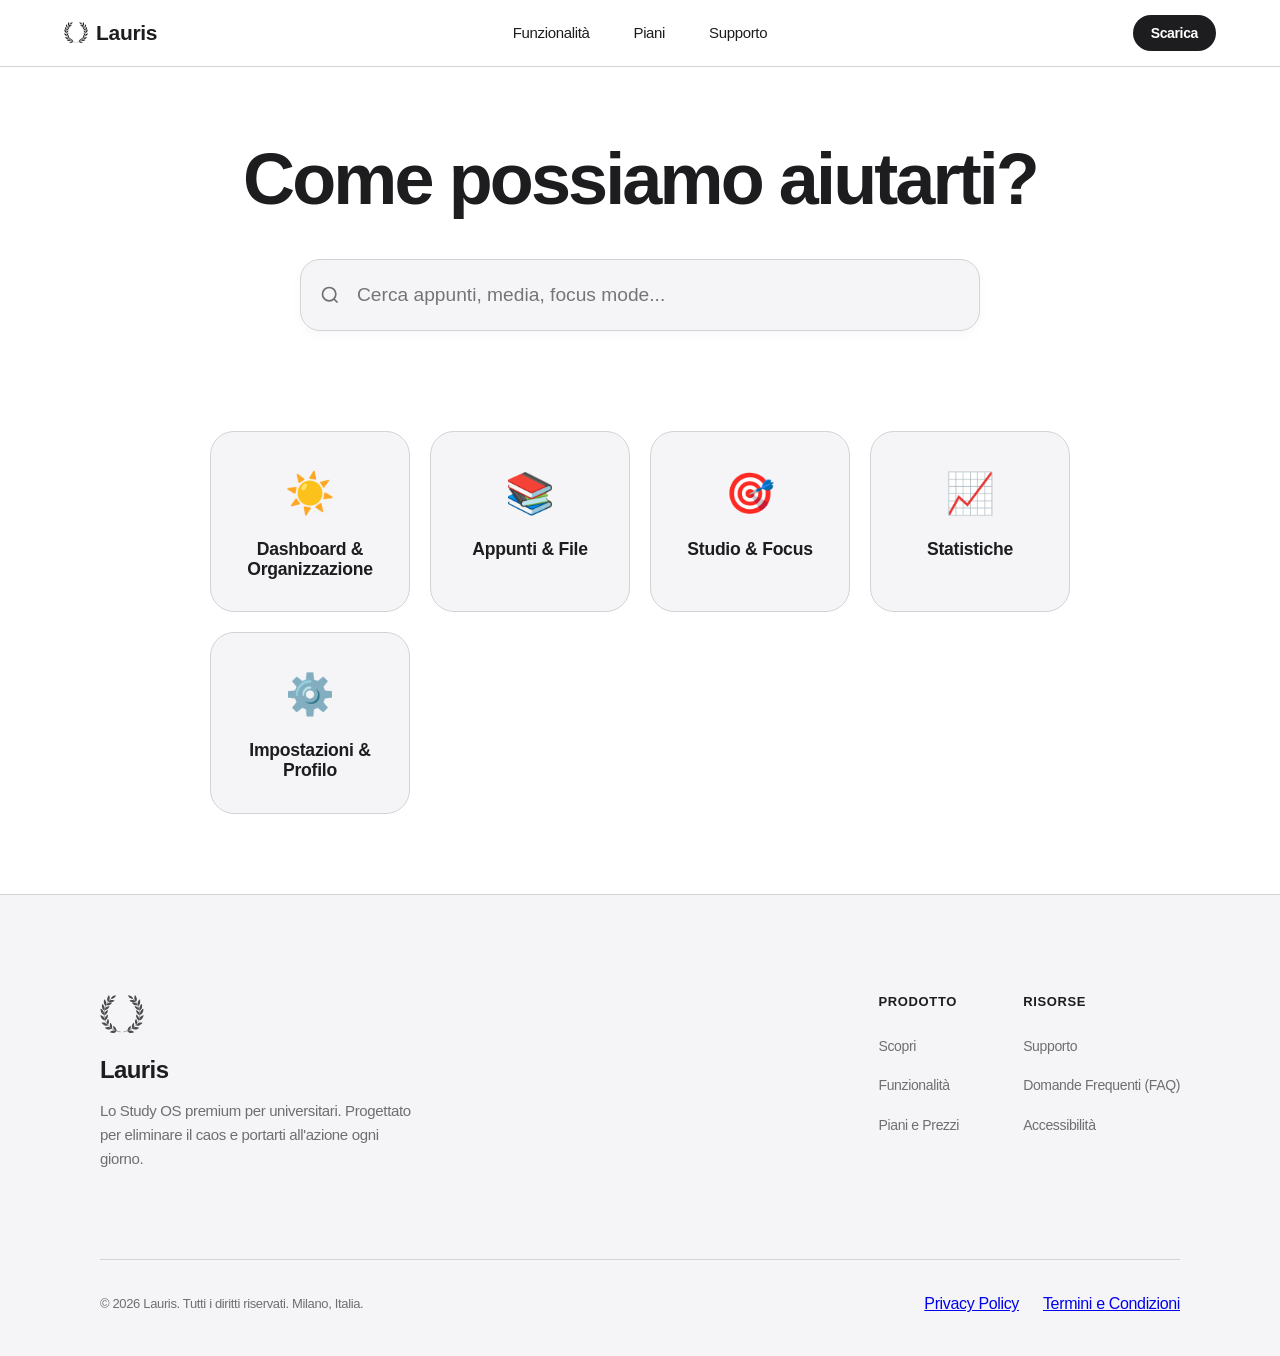
<file: support.html>
<!DOCTYPE html> 
<html lang="it"> 
<head> 
    <meta charset="UTF-8"> 
    <meta name="viewport" content="width=device-width,initial-scale=1,viewport-fit=cover"> 
    <title>Centro di Supporto - Lauris</title> 
    <link rel="stylesheet" href="assets/css/style.css">
</head> 
<body> 

    <div id="nav-placeholder"></div>

    <main class="support-page">
        
        <header class="support-hero text-center">
            <div class="container">
                <h1 class="hero-title reveal delay-1" style="font-size: clamp(3rem, 6vw, 4.5rem);">Come possiamo aiutarti?</h1>
                
                <div class="search-bar-wrapper reveal delay-2">
                    <svg class="search-icon" viewBox="0 0 24 24" width="20" height="20" stroke="currentColor" stroke-width="2" fill="none">
                        <circle cx="11" cy="11" r="8"></circle>
                        <line x1="21" y1="21" x2="16.65" y2="16.65"></line>
                    </svg>
                    <input type="text" id="support-search-input" placeholder="Cerca appunti, media, focus mode..." class="support-search">
                </div>
            </div>
        </header>

        <section class="support-dynamic-area">
            <div class="container" style="max-width: 900px; padding: 40px 20px 80px;">
                
                <div id="view-categories" class="support-view active">
                    <div id="categories-grid" class="category-grid reveal delay-3">
                        </div>
                </div>

                <div id="view-category-articles" class="support-view" style="display: none;">
                    <button id="btn-back-categories" class="btn-back">
                        <svg viewBox="0 0 24 24" width="20" height="20" stroke="currentColor" stroke-width="2" fill="none"><polyline points="15 18 9 12 15 6"></polyline></svg>
                        Tutte le Categorie
                    </button>
                    <h2 id="category-title" class="section-title" style="margin-top: 24px; font-size: 2.5rem;">Nome Categoria</h2>
                    <div id="category-articles-list" class="article-list">
                        </div>
                </div>

                <div id="view-search-results" class="support-view" style="display: none;">
                    <h2 id="search-title" class="section-title" style="font-size: 2.5rem;">Risultati ricerca</h2>
                    <div id="search-articles-list" class="article-list">
                        </div>
                    <div id="no-results-message" style="display: none; text-align: center; padding: 60px 0;">
                        <span style="font-size: 48px; display: block; margin-bottom: 16px;">🤔</span>
                        <h3 style="color: var(--color-text);">Nessun risultato trovato.</h3>
                        <p style="color: var(--color-text-secondary);">Prova a cercare con termini diversi.</p>
                    </div>
                </div>

            </div>
        </section>

        <!--
        <section class="support-contact text-center reveal">
            <div class="container">
                <h2 style="font-size: 2.5rem; margin-bottom: 16px;">Non trovi la risposta?</h2>
                <p style="font-size: 1.2rem; color: var(--color-text-secondary); margin-bottom: 32px;">Il nostro team di supporto è a tua disposizione per risolvere qualsiasi problema tecnico.</p>
                <a href="mailto:support@lauris.app" class="btn-primary" style="padding: 16px 40px;">Contatta il Team</a>
            </div>
        </section>
-->
    </main>

    <div id="footer-placeholder"></div>

    <div id="dynamic-modal" class="modal-overlay" aria-modal="true" role="dialog" aria-hidden="true">
        <div class="modal-header"> 
            <button id="btn-reader-mode" class="btn-reader" aria-label="Attiva modalità lettura" title="Modalità Lettura">
                <svg viewBox="0 0 24 24" width="22" height="22" stroke="currentColor" stroke-width="2" fill="none"><path d="M2 3h6a4 4 0 0 1 4 4v14a3 3 0 0 0-3-3H2z"></path><path d="M22 3h-6a4 4 0 0 0-4 4v14a3 3 0 0 1 3-3h7z"></path></svg>
            </button>
            <span id="modal-compact-title" class="modal-compact-title"></span>
            <button id="modal-close-btn" class="btn-close" aria-label="Chiudi">&times;</button> 
        </div> 
        <div class="modal-content"> 
            <h2 id="modal-title">Caricamento...</h2> 
            <p id="modal-desc" class="modal-desc"></p> 
            <div id="modal-body" class="dynamic-body"></div>
        </div>
    </div>

    <script src="assets/js/components.js"></script>
    <script src="assets/js/main.js"></script>
    <script src="assets/js/support.js"></script>

</body> 
</html>
</file>
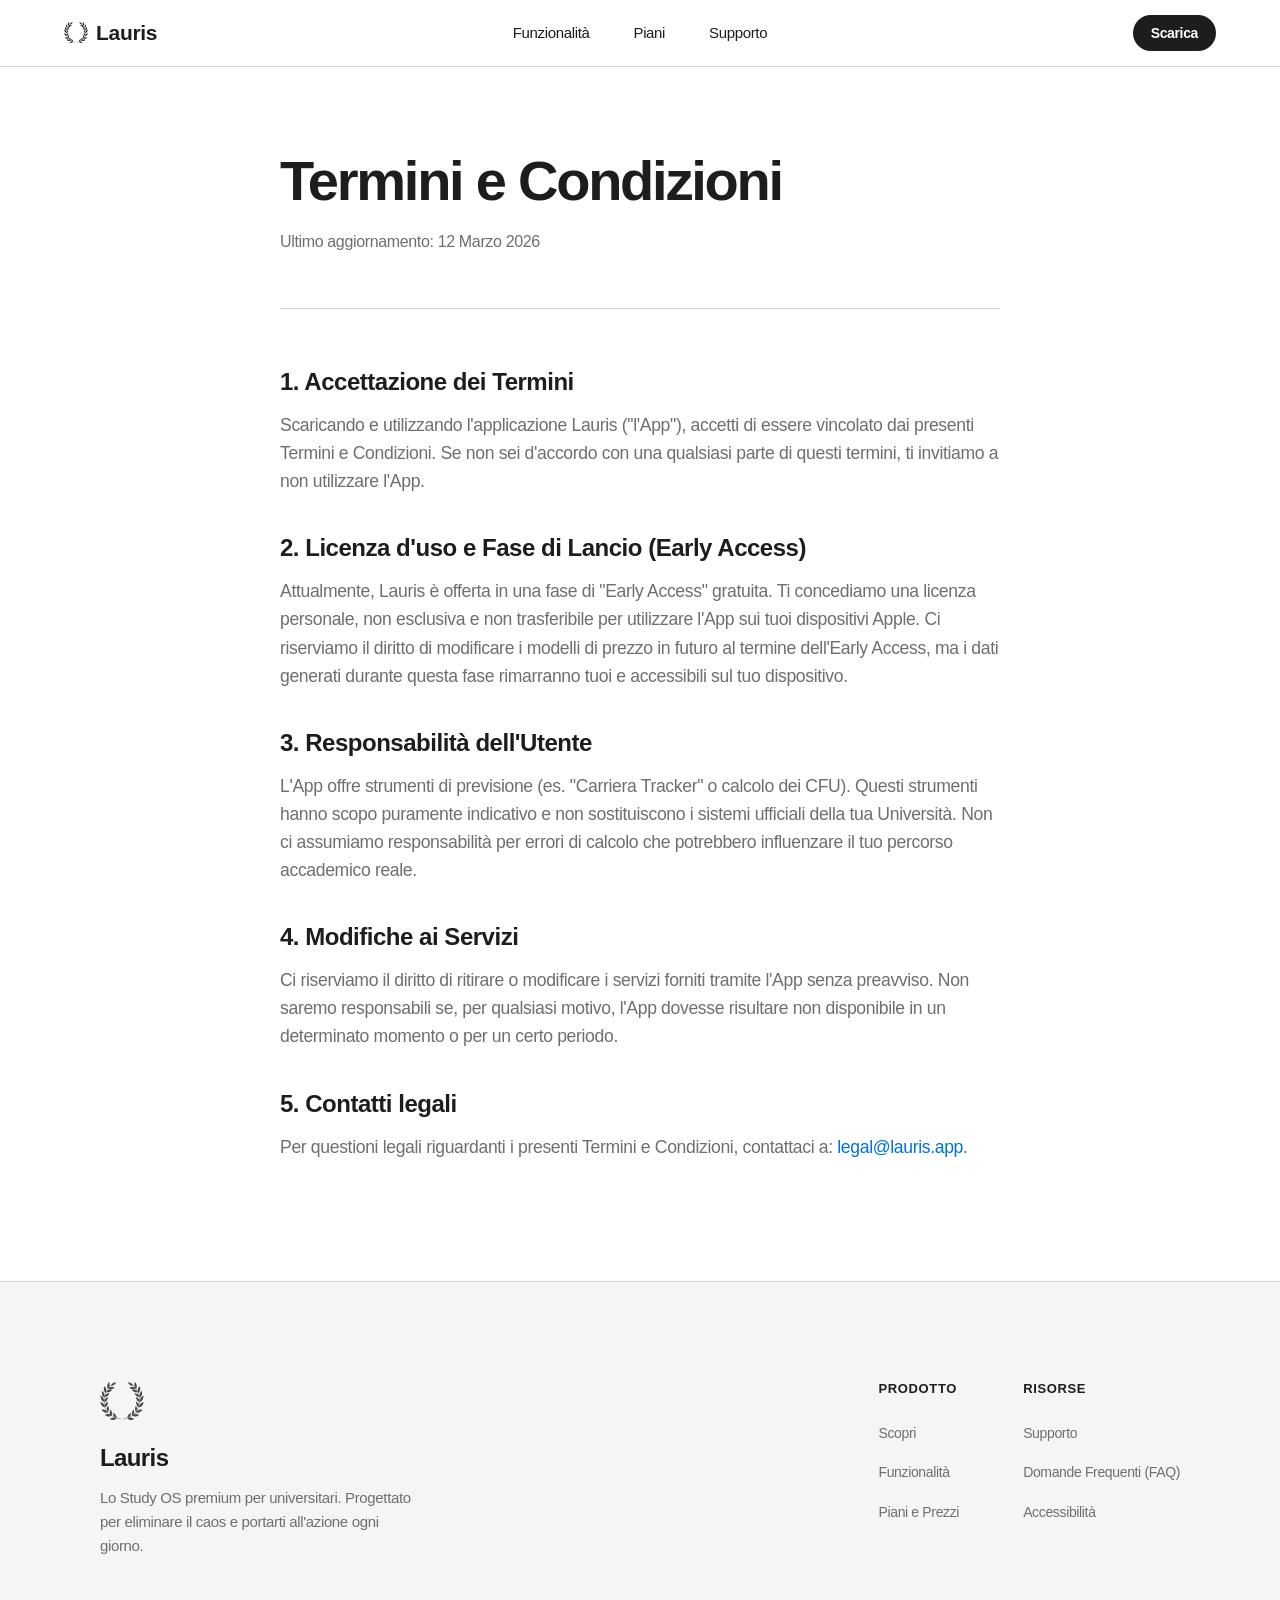
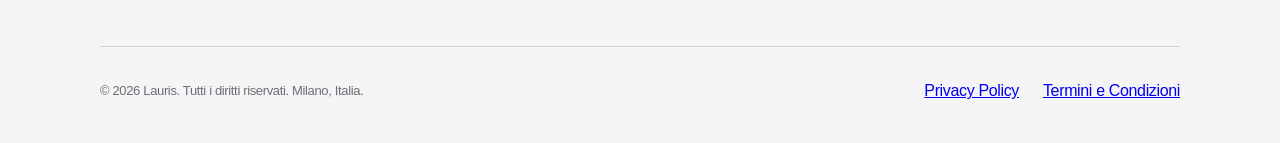
<file: termsandconditions.html>
<!DOCTYPE html> 
<html lang="it"> 
<head> 
    <meta charset="UTF-8"> 
    <meta name="viewport" content="width=device-width,initial-scale=1,viewport-fit=cover"> 
    <title>Termini e Condizioni - Lauris</title> 
    <link rel="stylesheet" href="assets/css/style.css">
</head> 
<body> 

    <div id="nav-placeholder"></div>

    <main class="legal-page">
        <div class="legal-container">
            <header class="legal-header reveal">
                <h1>Termini e Condizioni</h1>
                <p class="last-updated">Ultimo aggiornamento: 12 Marzo 2026</p>
            </header>

            <article class="legal-content reveal delay-1">
                <section>
                    <h2>1. Accettazione dei Termini</h2>
                    <p>Scaricando e utilizzando l'applicazione Lauris ("l'App"), accetti di essere vincolato dai presenti Termini e Condizioni. Se non sei d'accordo con una qualsiasi parte di questi termini, ti invitiamo a non utilizzare l'App.</p>
                </section>

                <section>
                    <h2>2. Licenza d'uso e Fase di Lancio (Early Access)</h2>
                    <p>Attualmente, Lauris è offerta in una fase di "Early Access" gratuita. Ti concediamo una licenza personale, non esclusiva e non trasferibile per utilizzare l'App sui tuoi dispositivi Apple. Ci riserviamo il diritto di modificare i modelli di prezzo in futuro al termine dell'Early Access, ma i dati generati durante questa fase rimarranno tuoi e accessibili sul tuo dispositivo.</p>
                </section>

                <section>
                    <h2>3. Responsabilità dell'Utente</h2>
                    <p>L'App offre strumenti di previsione (es. "Carriera Tracker" o calcolo dei CFU). Questi strumenti hanno scopo puramente indicativo e non sostituiscono i sistemi ufficiali della tua Università. Non ci assumiamo responsabilità per errori di calcolo che potrebbero influenzare il tuo percorso accademico reale.</p>
                </section>

                <section>
                    <h2>4. Modifiche ai Servizi</h2>
                    <p>Ci riserviamo il diritto di ritirare o modificare i servizi forniti tramite l'App senza preavviso. Non saremo responsabili se, per qualsiasi motivo, l'App dovesse risultare non disponibile in un determinato momento o per un certo periodo.</p>
                </section>

                <section>
                    <h2>5. Contatti legali</h2>
                    <p>Per questioni legali riguardanti i presenti Termini e Condizioni, contattaci a: <a href="mailto:legal@lauris.app">legal@lauris.app</a>.</p>
                </section>
            </article>
        </div>
    </main>

    <div id="footer-placeholder"></div>

    <script src="assets/js/components.js"></script>
    <script src="assets/js/main.js"></script>
</body> 
</html>
</file>
<file: assets/css/style.css>
:root { 
    /* Colori Semantici di Sistema - LIGHT MODE */
    --bg-primary: #ffffff; 
    --bg-secondary: #f5f5f7; 
    
    --color-text: #1d1d1f; 
    --color-text-secondary: #6e6e73; /* A11Y FIX: Scurito per contrasto AA */
    --color-border: #d2d2d7; 
    --color-accent: #0071e3; 
    --focus-ring: rgba(0, 113, 227, 0.5);
    
    --nav-bg: rgba(255, 255, 255, 0.85); 
    --nav-hover: rgba(0, 0, 0, 0.05); 
    
    /* Colori Assoluti (Per le sezioni "Pro") */
    --always-dark-surface: #1c1c1e;
    --always-light-text: #ffffff;
    --always-light-text-sec: #a1a1a6;
    
    --sf-pro: -apple-system, BlinkMacSystemFont, 'SF Pro Display', 'SF Pro Text', 'Segoe UI', Roboto, Helvetica, Arial, sans-serif; 
} 

@media (prefers-color-scheme: dark) { 
    :root { 
        /* Colori Semantici di Sistema - DARK MODE */
        --bg-primary: #000000; 
        --bg-secondary: #1c1c1e; 
        
        --color-text: #f5f5f7; 
        --color-text-secondary: #a1a1a6; 
        --color-border: #38383a; 
        --color-accent: #2997ff; 
        --focus-ring: rgba(41, 151, 255, 0.5);
        
        --nav-bg: rgba(28, 28, 30, 0.85); 
        --nav-hover: rgba(255, 255, 255, 0.1); 
    } 
    /* Inversione Logo e Icona in Dark Mode */
    .brand img, .adaptive-icon { filter: invert(1) hue-rotate(180deg); }
    
    .os-card, .plan-card, .split-visual { box-shadow: none !important; }
    .faq-card { background: #2c2c2e !important; border-color: #38383a !important; }
    .plan-safeguard-icon { box-shadow: none !important; border-color: var(--color-border) !important; }
}

* { margin:0; padding:0; box-sizing:border-box; } 
body { font-family: var(--sf-pro); background: var(--bg-primary); color: var(--color-text); line-height: 1.47059; font-weight: 400; letter-spacing: -0.022em; -webkit-font-smoothing: antialiased; overflow-x: hidden; } 
html { scroll-behavior: smooth; }

/* ACCESSIBILITÀ - FOCUS RINGS */
:focus:not(:focus-visible) { outline: none; }
:focus-visible { outline: 3px solid var(--color-accent); outline-offset: 2px; border-radius: 8px; box-shadow: 0 0 0 4px var(--focus-ring); }
nav a.nav-link:focus-visible, nav span.nav-link:focus-visible, .btn-primary:focus-visible, .btn-secondary:focus-visible, .btn-nav-download:focus-visible { border-radius: 980px; }
.btn-close:focus-visible, .btn-reader:focus-visible { border-radius: 50%; }

/* ANIMAZIONI SCROLL */
.reveal { opacity: 0; transform: translateY(40px); transition: opacity 0.8s cubic-bezier(0.16, 1, 0.3, 1), transform 0.8s cubic-bezier(0.16, 1, 0.3, 1); will-change: opacity, transform; }
.reveal.active { opacity: 1; transform: translateY(0); }
.delay-1 { transition-delay: 0.1s; }
.delay-2 { transition-delay: 0.2s; }
.delay-3 { transition-delay: 0.3s; }

/* REGOLE DI SPACING GLOBALI */
.section-primary { background: var(--bg-primary); padding: 160px 0; }
.section-secondary { background: var(--bg-secondary); padding: 160px 0; border-top: 1px solid var(--color-border); border-bottom: 1px solid var(--color-border); }

/* TIPOGRAFIA E GERARCHIA */
h2 { font-size: 56px; font-weight: 700; letter-spacing: -0.025em; line-height: 1.08; margin-bottom: 24px; color: var(--color-text); }
h3 { font-size: 32px; font-weight: 600; letter-spacing: -0.015em; margin-bottom: 16px; line-height: 1.15; color: var(--color-text); }
p { font-size: 21px; line-height: 1.5; color: var(--color-text-secondary); margin-bottom: 24px; }
.lead-text { font-size: 24px; max-width: 720px; margin: 0 auto 64px auto; color: var(--color-text-secondary); line-height: 1.4; font-weight: 500; text-align: center; letter-spacing: -0.015em; } 

.badge { display: inline-block; padding: 6px 14px; background: rgba(0,0,0,0.05); color: var(--color-text); font-size: 12px; font-weight: 700; text-transform: uppercase; letter-spacing: 0.05em; border-radius: 980px; margin-bottom: 24px; }
@media (prefers-color-scheme: dark) { .badge { background: rgba(255,255,255,0.1); } }

/* NAVIGAZIONE */
nav { position: fixed; top: 0; width: 100%; background: var(--nav-bg); backdrop-filter: saturate(180%) blur(20px); -webkit-backdrop-filter: saturate(180%) blur(20px); border-bottom: 1px solid var(--color-border); z-index: 100; transition: all 0.3s cubic-bezier(0.16, 1, 0.3, 1); } 
nav .container { max-width: 1200px; margin: 0 auto; padding: 14px 24px; display: grid; grid-template-columns: 1fr auto 1fr; align-items: center; } 
.brand { display: flex; align-items: center; gap: 8px; text-decoration: none; color: var(--color-text); cursor: pointer; justify-self: start;} 
.brand h1 { font-size: 21px; font-weight: 600; letter-spacing: -0.015em; margin: 0; } 
nav .links { display: flex; gap: 8px; justify-self: center; } 
nav a.nav-link, nav span.nav-link { color: var(--color-text); text-decoration: none; font-size: 15px; font-weight: 500; padding: 8px 18px; border-radius: 980px; transition: background 0.2s, color 0.2s; cursor: pointer; } 
nav a.nav-link:hover, nav span.nav-link:hover { background: var(--nav-hover); color: var(--color-text); } 
.nav-actions { justify-self: end; }

/* BOTTONI CON MICRO-INTERAZIONI */
.btn-nav-download { background: var(--color-text); color: var(--bg-primary); font-size: 14px; font-weight: 600; padding: 8px 18px; border-radius: 980px; text-decoration: none; transition: transform 0.2s cubic-bezier(0.16, 1, 0.3, 1), opacity 0.2s; display: inline-block; }
.btn-nav-download:hover { transform: scale(1.03); opacity: 0.95; }
.btn-nav-download:active { transform: scale(0.97); }

.btn-primary { display: inline-flex; align-items: center; justify-content: center; background: var(--color-text); color: var(--bg-primary); font-size: 19px; font-weight: 600; padding: 20px 48px; border-radius: 980px; text-decoration: none; transition: transform 0.3s cubic-bezier(0.16, 1, 0.3, 1), box-shadow 0.3s; cursor: pointer; border: none; text-align: center; } 
.btn-primary:hover { transform: scale(1.02); box-shadow: 0 10px 20px rgba(0,0,0,0.1); } 
.btn-primary:active { transform: scale(0.98); }

.btn-secondary { display: inline-block; background: transparent; color: var(--color-text); font-size: 17px; font-weight: 600; padding: 14px 32px; border-radius: 980px; text-decoration: none; border: 1px solid var(--color-border); cursor: pointer; transition: background 0.2s, border-color 0.2s, transform 0.2s; text-align: center;}
.btn-secondary:hover { background: var(--nav-hover); border-color: var(--color-text-secondary); }
.btn-secondary:active { transform: scale(0.97); }

.container { max-width: 1080px; margin: 0 auto; padding: 0 24px; } 
.text-center { text-align: center; }

/* HERO SECTION */ 
.hero { text-align: center; padding-top: 150px; padding-bottom: 80px; background: var(--bg-primary); display: flex; flex-direction: column; align-items: center; } 
.hero-content { max-width: 85%; padding: 0 20px; } 
.hero h2 { font-size: 80px; font-weight: 700; letter-spacing: -0.04em; margin-bottom: 24px; line-height: 1.05; } 
.hero p { font-size: 28px; font-weight: 500; margin-bottom: 48px; letter-spacing: -0.015em; max-width: 760px; margin-left: auto; margin-right: auto; } 
.price-badge { display: inline-block; background: var(--bg-secondary); color: var(--color-accent); padding: 8px 16px; border-radius: 12px; font-size: 14px; font-weight: 700; margin-bottom: 32px; text-transform: uppercase; letter-spacing: 0.03em; border: 1px solid var(--color-border); }

/* CAROSELLO */
.screenshots-scroller { display: flex; gap: 32px; overflow-x: auto; padding: 40px 5vw 100px; scroll-snap-type: x mandatory; scrollbar-width: none; -webkit-overflow-scrolling: touch; }
.screenshots-scroller::-webkit-scrollbar { display: none; }
.screenshot-item { flex: 0 0 300px; border-radius: 44px; border: 10px solid var(--always-dark-surface); scroll-snap-align: center; box-shadow: 0 30px 60px rgba(0,0,0,0.15); background: #000; overflow: hidden; transition: transform 0.4s cubic-bezier(0.16, 1, 0.3, 1); }
.screenshot-item:hover { transform: translateY(-8px); }
.screenshot-item img { width: 100%; height: auto; display: block; }

/* OS GRID */
.os-grid { display: grid; grid-template-columns: repeat(12, 1fr); gap: 24px; max-width: 1200px; margin: 0 auto; padding: 0 24px; } 
.os-card { background: var(--bg-primary); border-radius: 40px; display: flex; flex-direction: column; overflow: hidden; position: relative; box-shadow: 0 20px 40px rgba(0,0,0,0.03); border: 1px solid var(--color-border); transition: transform 0.4s cubic-bezier(0.16, 1, 0.3, 1), box-shadow 0.4s; } 
.os-card:hover { transform: translateY(-6px); box-shadow: 0 30px 60px rgba(0,0,0,0.08); }
.os-card.span-12 { grid-column: span 12; }
.os-card.span-7 { grid-column: span 7; }
.os-card.span-6 { grid-column: span 6; }
.os-card.span-5 { grid-column: span 5; }

.os-card.tall { min-height: 640px; padding-top: 64px; align-items: center; text-align: center; }
.os-card.short { min-height: 380px; padding: 48px; justify-content: center; text-align: left; }
.os-card.hero-card { min-height: 480px; padding: 80px 40px; justify-content: center; text-align: center; }

.os-card.dark { background: var(--always-dark-surface); border-color: transparent; }
.os-card.dark h3 { color: var(--always-light-text); }
.os-card.dark p { color: var(--always-light-text-sec); }
.os-card.dark .badge { background: rgba(255,255,255,0.15); color: var(--always-light-text); border: none; }
@media (prefers-color-scheme: dark) {
    .os-card.dark { border-color: var(--color-border); } 
}

.os-card-content { max-width: 540px; margin: 0 auto; z-index: 2; width: 100%; }
.os-card.tall .os-card-content { margin-bottom: 48px; display: flex; flex-direction: column; align-items: center; }
.os-card.span-12 h3 { font-size: 48px; }
.os-card p { font-size: 21px; margin: 0; line-height: 1.4; max-width: 480px; opacity: 0.9; }

.bento-visual { flex-grow: 1; width: 100%; display: flex; align-items: flex-end; justify-content: center; position: relative; margin-top: auto; }
.bento-visual img { width: 100%; height: 100%; border-radius: 20px 20px 0 0; object-fit: cover; object-position: top; display: block; }

/* MANIFESTO MIGLIORATO (Apple Cinematic Style) */
.section-dark { background: var(--always-dark-surface); padding: 180px 0; text-align: center; position: relative; overflow: hidden;}
.section-dark::before { content: ''; position: absolute; top: -20%; left: 50%; transform: translateX(-50%); width: 800px; height: 600px; background: radial-gradient(ellipse at center, rgba(255,255,255,0.06) 0%, transparent 70%); pointer-events: none; }
.manifesto-content { max-width: 860px; margin: 0 auto; padding: 0 24px; position: relative; z-index: 2;}
.manifesto h2 { font-size: 72px; letter-spacing: -0.04em; margin-bottom: 40px; background: linear-gradient(180deg, #ffffff 0%, #a1a1a6 100%); -webkit-background-clip: text; -webkit-text-fill-color: transparent; }
.manifesto p { font-size: 28px; line-height: 1.4; font-weight: 500; color: var(--always-light-text-sec); margin-bottom: 24px;}
.manifesto-quote { font-size: 36px; font-weight: 600; letter-spacing: -0.02em; color: var(--always-light-text); margin-top: 80px; }

/* SPLIT SECTIONS */
.split-section { display: flex; align-items: center; gap: 80px; max-width: 1200px; margin: 0 auto; padding: 0 24px; }
.split-section.reverse { flex-direction: row-reverse; }
.split-text { flex: 1; padding-right: 24px; }
.split-section.reverse .split-text { padding-right: 0; padding-left: 24px; }
.split-visual { flex: 1; height: 520px; border-radius: 40px; display: flex; align-items: center; justify-content: center; overflow: hidden; background: var(--bg-secondary); border: 1px solid var(--color-border); }
.split-visual img { width: 100%; height: 100%; object-fit: cover; transition: transform 0.5s cubic-bezier(0.16, 1, 0.3, 1); }
.split-visual:hover img { transform: scale(1.05); }

/* SEZIONE PIANI */
.plan-card { max-width: 980px; margin: 0 auto; background: var(--bg-primary); border-radius: 40px; padding: 80px 64px; text-align: left; position: relative; overflow: hidden; border: 1px solid var(--color-border); box-shadow: 0 30px 60px rgba(0,0,0,0.05); }
.plan-features-grid { display: grid; grid-template-columns: repeat(auto-fit, minmax(320px, 1fr)); gap: 32px; margin-bottom: 56px; max-width: 780px; margin-left: auto; margin-right: auto; }
.plan-card ul { list-style: none; padding: 0; margin: 0; }
.plan-card li { display: flex; align-items: flex-start; gap: 16px; margin-bottom: 20px; font-size: 19px; line-height: 1.4; font-weight: 500; color: var(--color-text);}
.plan-card li span.check { color: var(--color-accent); font-weight: 700; font-size: 20px; }

.plan-safeguard { display: flex; align-items: flex-start; gap: 24px; background: var(--bg-secondary); padding: 40px; border-radius: 32px; text-align: left; border: 1px solid var(--color-border); }
.plan-safeguard-icon { width: 64px; height: 64px; background: var(--bg-primary); border-radius: 50%; display: flex; align-items: center; justify-content: center; flex-shrink: 0; box-shadow: 0 10px 20px rgba(0,0,0,0.06); color: var(--color-text); border: 1px solid rgba(0,0,0,0.05); }
.plan-safeguard-text h3 { font-size: 21px; font-weight: 600; margin-bottom: 8px; color: var(--color-text); } /* A11Y FIX: h4 -> h3 */
.plan-safeguard-text p { font-size: 17px; margin: 0; color: var(--color-text-secondary); line-height: 1.5; }

/* SEZIONE DOWNLOAD */
#download { padding: 80px 24px; }
.download-wrapper { background: linear-gradient(145deg, var(--always-dark-surface) 0%, #000000 100%); border-radius: 48px; padding: 100px 40px; text-align: center; max-width: 1080px; margin: 0 auto; position: relative; overflow: hidden; box-shadow: 0 40px 80px rgba(0,0,0,0.2); border: 1px solid rgba(255,255,255,0.1); }
.download-wrapper::before { content: ''; position: absolute; top: -50%; left: 50%; width: 800px; height: 800px; transform: translateX(-50%); background: radial-gradient(circle, rgba(0, 113, 227, 0.15) 0%, transparent 60%); pointer-events: none; }
.download-wrapper h2 { color: var(--always-light-text); font-size: 64px; margin-bottom: 20px; }
.download-wrapper p { color: var(--always-light-text-sec); font-size: 24px; margin-bottom: 48px; max-width: 600px; margin-left: auto; margin-right: auto; }

.app-icon-mockup { width: 100px; height: 100px; padding: 10px; border-radius: 24px; background: var(--bg-primary); margin: 0 auto 32px; display: flex; align-items: center; justify-content: center; box-shadow: 0 20px 40px rgba(0,0,0,0.3); border: 1px solid rgba(255,255,255,0.2); overflow: hidden; position: relative; z-index: 2;}
.app-icon-mockup img { width: 100%; height: 100%; object-fit: contain; transition: filter 0.3s ease; }

.download-action-station { display: inline-flex; align-items: center; gap: 32px; background: rgba(255,255,255,0.05); padding: 16px 24px 16px 16px; border-radius: 32px; border: 1px solid rgba(255,255,255,0.1); backdrop-filter: blur(20px); -webkit-backdrop-filter: blur(20px); position: relative; z-index: 2;}
.qr-container { width: 100px; height: 100px; background: #ffffff !important; padding: 12px; border-radius: 20px; box-shadow: 0 10px 20px rgba(0,0,0,0.2); margin: 0; } 
.qr-container img { width: 100%; height: 100%; }
.download-action-text { text-align: left; display: flex; flex-direction: column; gap: 12px; }
.download-action-text span { font-size: 14px; font-weight: 600; color: var(--always-light-text-sec); text-transform: uppercase; letter-spacing: 0.05em; }

/* FAQ PREVIEW */
.faq-preview-section { max-width: 1080px; margin: 160px auto 0; padding: 0 24px; }
.faq-grid { display: grid; grid-template-columns: repeat(auto-fit, minmax(320px, 1fr)); gap: 24px; margin-bottom: 56px; }
.faq-card { background: var(--bg-primary); padding: 40px; border-radius: 32px; text-align: left; border: 1px solid var(--color-border); box-shadow: 0 10px 30px rgba(0,0,0,0.02); transition: transform 0.3s cubic-bezier(0.16, 1, 0.3, 1); }
.faq-card:hover { transform: translateY(-4px); }
.faq-card h3 { font-size: 21px; font-weight: 600; margin-bottom: 16px; line-height: 1.3; color: var(--color-text); } /* A11Y FIX: h4 -> h3 */
.faq-card p { font-size: 17px; margin-bottom: 0; color: var(--color-text-secondary); line-height: 1.5; }

/* FOOTER */
footer { padding: 100px 24px 40px; background: var(--bg-secondary); border-top: 1px solid var(--color-border); }
.footer-container { max-width: 1080px; margin: 0 auto; }
.footer-top { display: flex; justify-content: space-between; align-items: flex-start; flex-wrap: wrap; gap: 64px; border-bottom: 1px solid var(--color-border); padding-bottom: 64px; margin-bottom: 32px; }
.footer-brand { flex: 1; min-width: 300px; }
.footer-brand h2 { font-size: 24px; margin-bottom: 16px; font-weight: 600; }
.footer-brand p { font-size: 15px; color: var(--color-text-secondary); max-width: 320px; line-height: 1.6;}
.footer-links-wrapper { display: flex; gap: 64px; flex-wrap: wrap; }
.footer-col h3 { font-size: 13px; font-weight: 600; color: var(--color-text); margin-bottom: 24px; text-transform: uppercase; letter-spacing: 0.05em; } /* A11Y FIX: h4 -> h3 */
.footer-col ul { list-style: none; padding: 0; }
.footer-col ul li { margin-bottom: 16px; }
.footer-col ul li span, .footer-col ul li a { font-size: 14px; color: var(--color-text-secondary); cursor: pointer; transition: color 0.2s; font-weight: 500; text-decoration: none; }
.footer-col ul li span:hover, .footer-col ul li a:hover { color: var(--color-text); }
.footer-bottom { display: flex; justify-content: space-between; align-items: center; flex-wrap: wrap; gap: 24px; }
.footer-bottom p { font-size: 13px; color: var(--color-text-secondary); margin: 0; }
.footer-legal-links { display: flex; gap: 24px; }
.footer-legal-links span { font-size: 13px; color: var(--color-text-secondary); cursor: pointer; text-decoration: none; transition: color 0.2s; }
.footer-legal-links span:hover { color: var(--color-text); }

/* MODALE DINAMICO A11Y */
.modal-overlay { position: fixed; top: 0; left: 0; width: 100vw; height: 100vh; background: var(--bg-primary); z-index: 1000; overflow-y: auto; opacity: 0; pointer-events: none; transition: opacity 0.3s ease, background-color 0.4s ease, color 0.4s ease; }
.modal-overlay.active { opacity: 1; pointer-events: auto; }

/* MODAL HEADER DINAMICO */
.modal-header { position: sticky; top: 0; display: flex; justify-content: space-between; align-items: center; padding: 20px 24px; background: var(--nav-bg); backdrop-filter: saturate(180%) blur(20px); -webkit-backdrop-filter: saturate(180%) blur(20px); z-index: 10; border-bottom: 1px solid var(--color-border); transition: background-color 0.4s ease, border-color 0.4s ease;} 
.modal-compact-title { font-size: 17px; font-weight: 600; color: var(--color-text); opacity: 0; transform: translateY(8px); transition: all 0.3s cubic-bezier(0.16, 1, 0.3, 1), color 0.4s ease; flex: 1; text-align: center; pointer-events: none; }
.modal-compact-title.visible { opacity: 1; transform: translateY(0); }

/* Pulsanti Modale (Chiudi & Modalità Lettura) */
.btn-close, .btn-reader { width: 44px; height: 44px; background: var(--bg-secondary); border: none; border-radius: 50%; display: flex; align-items: center; justify-content: center; font-size: 32px; font-weight: 300; color: var(--color-text-secondary); cursor: pointer; transition: all 0.2s; flex-shrink: 0;} 
.btn-close { padding-bottom: 4px; }
.btn-close:hover, .btn-reader:hover { background: var(--color-border); color: var(--color-text); transform: scale(1.05); } 
.btn-reader.active { background: var(--color-text); color: var(--bg-primary); transform: scale(0.95); }

.modal-content { max-width: 800px; margin: 0 auto; padding: 48px 24px 120px; width: 100%; transition: max-width 0.4s ease; } 
.modal-content h2 { font-size: 48px; font-weight: 700; text-align: left; margin-bottom: 16px; color: var(--color-text); transition: opacity 0.2s, color 0.4s ease; } 
.modal-desc { font-size: 24px; color: var(--color-text-secondary); margin-bottom: 56px; line-height: 1.4; transition: color 0.4s ease; }

/* Stili Dinamici JSON nel Modale */
.dynamic-body { transition: color 0.4s ease; }
.dynamic-body h3 { font-size: 24px; margin: 48px 0 16px; color: var(--color-text); font-weight: 600; transition: color 0.4s ease; }
.dynamic-body p { font-size: 19px; line-height: 1.5; margin-bottom: 24px; color: var(--color-text-secondary); transition: font-size 0.4s ease, color 0.4s ease; }
.dynamic-quote { margin: 48px 0; padding: 32px 40px; border-left: 4px solid var(--color-accent); background: var(--bg-secondary); border-radius: 16px; transition: background-color 0.4s ease; }
.dynamic-quote p { font-size: 24px; font-style: italic; margin-bottom: 16px; color: var(--color-text); }
.dynamic-quote span { font-size: 17px; font-weight: 600; color: var(--color-text-secondary); }
.dynamic-list { list-style: none; margin: 32px 0 48px; padding: 0; }
.dynamic-list li { margin-bottom: 24px; font-size: 19px; line-height: 1.5; color: var(--color-text-secondary); transition: font-size 0.4s ease, color 0.4s ease; }
.dynamic-list strong { color: var(--color-text); display: block; margin-bottom: 4px; font-size: 21px; transition: font-size 0.4s ease, color 0.4s ease;}

/* Accordion Nativi FAQ */
details { margin-bottom: 16px; background: var(--bg-secondary); border-radius: 24px; overflow: hidden; transition: background-color 0.4s ease; }
summary { padding: 24px 32px; font-size: 21px; font-weight: 600; color: var(--color-text); cursor: pointer; list-style: none; outline: none; line-height: 1.3; display: flex; justify-content: space-between; align-items: center; transition: color 0.4s ease; }
summary:focus-visible { outline: 3px solid var(--color-accent); border-radius: 24px; }
summary::-webkit-details-marker { display: none; }
summary::after { content: '+'; font-size: 28px; font-weight: 300; color: var(--color-text-secondary); transition: color 0.4s ease; }
details[open] summary { border-bottom: 1px solid var(--color-border); }
details[open] summary::after { content: '−'; }
details .details-content { padding: 32px; }
details .details-content p { font-size: 19px; margin: 0; color: var(--color-text-secondary); }

/* =========================================
   READER MODE (Modalità Lettura)
   ========================================= */
.modal-overlay.reader-mode-active {
    --bg-primary: #fbf8f1; /* Effetto Carta Sepia */
    --bg-secondary: #f0ebe1;
    --color-text: #332b27;
    --color-text-secondary: #5c534e;
    --color-border: #e6ded5;
    --nav-bg: rgba(251, 248, 241, 0.9); 
}
@media (prefers-color-scheme: dark) {
    .modal-overlay.reader-mode-active {
        --bg-primary: #121212; /* Deep true dark */
        --bg-secondary: #1e1e1e;
        --color-text: #e0e0e0;
        --color-text-secondary: #a0a0a0;
        --color-border: #2c2c2c;
        --nav-bg: rgba(18, 18, 18, 0.9);
    }
}
.modal-overlay.reader-mode-active .modal-content {
    max-width: 700px; /* Layout più stretto, perfetto per la lettura */
}
/* Applica il font Serif solo al corpo del testo per un look editoriale */
.modal-overlay.reader-mode-active .dynamic-body p,
.modal-overlay.reader-mode-active .dynamic-list li,
.modal-overlay.reader-mode-active details .details-content p {
    font-family: ui-serif, Georgia, Cambria, "Times New Roman", Times, serif;
    font-size: 22px; /* Ingrandisce per comodità visiva */
    line-height: 1.65;
}
.modal-overlay.reader-mode-active .dynamic-quote p {
    font-family: ui-serif, Georgia, Cambria, "Times New Roman", Times, serif;
    font-size: 26px;
}

.spinner-container { display: flex; justify-content: center; align-items: center; padding: 80px 0; }
.spinner { width: 32px; height: 32px; border: 3px solid var(--color-border); border-top-color: var(--color-accent); border-radius: 50%; animation: spin 1s linear infinite; }
@keyframes spin { 100% { transform: rotate(360deg); } }


/* =======================================
   FEATURES PAGE STYLES (Apple Style)
======================================= */

.text-center { text-align: center; }
.text-gradient {
    background: linear-gradient(90deg, #007AFF, #34C759);
    -webkit-background-clip: text;
    -webkit-text-fill-color: transparent;
}

/* Typography & Spacing */
.features-hero {
    padding: 160px 20px 80px;
    max-width: 800px;
    margin: 0 auto;
}

.hero-title {
    font-size: clamp(3rem, 6vw, 5rem);
    font-weight: 700;
    line-height: 1.1;
    letter-spacing: -0.04em;
    margin-bottom: 24px;
}

.hero-subtitle {
    font-size: clamp(1.2rem, 2vw, 1.5rem);
    color: var(--color-text-secondary); /* Aggiunta variabile */
    font-weight: 400;
}

.feature-section {
    padding: 100px 20px;
}

.section-title {
    font-size: clamp(2.5rem, 4vw, 3.5rem);
    font-weight: 700;
    letter-spacing: -0.03em;
    margin-bottom: 60px;
}

/* Mockups placeholders - CORRETTO PER DARK MODE */
.mockup-placeholder {
    background: var(--bg-secondary);
    border: 1px solid var(--color-border);
    border-radius: 32px;
    display: flex;
    align-items: center;
    justify-content: center;
    color: var(--color-text-secondary);
    font-weight: 600;
    margin-top: 40px;
    box-shadow: 0 20px 40px rgba(0,0,0,0.05);
}
.mockup-ipad { width: 100%; max-width: 900px; height: 500px; margin: 40px auto 0; }
.mockup-iphone { width: 100%; max-width: 350px; height: 700px; margin: 0 auto; }

/* Showcase Section */
.showcase-text {
    text-align: center;
    max-width: 700px;
    margin: 0 auto;
}
.showcase-text h2 { font-size: 3rem; margin-bottom: 20px; }
.showcase-text p { font-size: 1.2rem; color: var(--color-text-secondary); line-height: 1.6; }

/* Bento Grid */
.bento-grid {
    display: grid;
    grid-template-columns: repeat(auto-fit, minmax(300px, 1fr));
    gap: 24px;
    max-width: 1100px;
    margin: 0 auto;
}

/* Bento Card - CORRETTO PER DARK MODE */
.bento-card {
    background-color: var(--bg-secondary);
    border-radius: 32px;
    padding: 40px;
    transition: transform 0.3s ease;
    display: flex;
    flex-direction: column;
    justify-content: flex-end; 
    min-height: 350px;
    border: 1px solid var(--color-border); /* Extra contrasto per dark mode */
}

.bento-card:hover {
    transform: scale(1.02);
}

.bento-card h3 { 
    font-size: 1.8rem; 
    margin-bottom: 12px; 
    color: var(--color-text);
}
.bento-card p { 
    color: var(--color-text-secondary); 
    font-size: 1.1rem; 
    line-height: 1.5; 
}

/* Sezione scura (Carriera Tracker) - Sempre dark in stile "Pro" */
.dark-section {
    background-color: #000;
    color: #fff;
    border-radius: 40px;
    margin: 40px 20px;
    padding: 120px 20px;
}

.dark-section h2 { font-size: 3.5rem; letter-spacing: -0.03em; color: #fff;}
.dark-section .large-text { font-size: 1.5rem; color: #a1a1a6; margin-bottom: 60px; }

.career-stats-grid {
    display: grid;
    grid-template-columns: repeat(auto-fit, minmax(250px, 1fr));
    gap: 40px;
    max-width: 1000px;
    margin: 0 auto;
}

.stat-item {
    text-align: center;
}
.stat-icon { font-size: 3rem; display: block; margin-bottom: 20px; }
.stat-item h4 { font-size: 1.5rem; margin-bottom: 15px; color: #fff;}
.stat-item p { color: #a1a1a6; line-height: 1.5; }

/* Split Layout */
.split-layout {
    display: grid;
    grid-template-columns: 1fr 1fr;
    gap: 60px;
    align-items: center;
    max-width: 1100px;
    margin: 0 auto;
}

.split-text h2 { font-size: 3rem; margin-bottom: 30px; }
.split-text ul { list-style: none; padding: 0; }
.split-text li { margin-bottom: 24px; font-size: 1.2rem; line-height: 1.6; color: var(--color-text-secondary);}
.split-text li strong { display: block; font-size: 1.3rem; margin-bottom: 4px; color: var(--color-text);}


/* =======================================
   LEGAL PAGES STYLES (Privacy & Terms)
======================================= */

.legal-page {
    padding: 140px 20px 80px;
    background-color: var(--bg-primary);
}

.legal-container {
    max-width: 720px; /* Larghezza ottimale per la lettura (circa 65-75 caratteri per riga) */
    margin: 0 auto;
}

.legal-header {
    margin-bottom: 60px;
    border-bottom: 1px solid var(--color-border);
    padding-bottom: 30px;
}

.legal-header h1 {
    font-size: clamp(2.5rem, 5vw, 3.5rem);
    letter-spacing: -0.04em;
    margin-bottom: 8px;
}

.last-updated {
    color: var(--color-text-secondary);
    font-size: 1rem;
}

.legal-content section {
    margin-bottom: 40px;
}

.legal-content h2 {
    font-size: 1.5rem;
    margin-bottom: 16px;
    letter-spacing: -0.02em;
}

.legal-content p {
    font-size: 1.1rem;
    line-height: 1.6;
    color: var(--color-text-secondary);
    margin-bottom: 16px;
}

.legal-content ul {
    margin-left: 20px;
    margin-bottom: 16px;
    font-size: 1.1rem;
    line-height: 1.6;
    color: var(--color-text-secondary);
}

.legal-content li {
    margin-bottom: 12px;
}

.legal-content a {
    color: var(--color-accent);
    text-decoration: none;
}

.legal-content a:hover {
    text-decoration: underline;
}

/* =========================================
   MEDIA QUERIES GLOBALI UNIFICATE - MOBILE
   ========================================= */
@media(max-width: 980px) {
    .os-card.span-12, .os-card.span-7, .os-card.span-6, .os-card.span-5 { grid-column: span 12; }
    .os-card.tall { min-height: 560px; padding-top: 56px; }
    .os-card.short, .os-card.hero-card { min-height: auto; padding: 56px 40px; }
    .split-section, .split-section.reverse { flex-direction: column; gap: 48px; text-align: center; }
    .split-text, .split-section.reverse .split-text { padding: 0; }
    .split-visual { width: 100%; height: 400px; }
    .plan-safeguard { flex-direction: column; gap: 20px; padding: 32px; text-align: center; align-items: center; }
    .footer-top { flex-direction: column; gap: 48px; }
    .footer-bottom { flex-direction: column; align-items: flex-start; }
}

@media(max-width: 768px) { 
    nav .links { display: none; } 
    nav .container { grid-template-columns: 1fr auto; }
    .hero { padding-top: 140px; padding-bottom: 64px; } 
    .hero h2 { font-size: 56px; } 
    .hero p { font-size: 24px; } 
    h2 { font-size: 40px; } 
    h3 { font-size: 28px; }
    
    .section-primary, .section-secondary { padding: 80px 0; }
    .section-dark { padding: 120px 0; }
    .manifesto h2 { font-size: 48px; }
    .manifesto-quote { font-size: 28px; }
    
    .footer-links-wrapper { flex-direction: column; gap: 32px; }
    .modal-compact-title { display: none; }

    /* FIX SPAZIATURE GRIGIE TRA LE SEZIONI */
    #features { padding-bottom: 0; } 
    #piani { padding-bottom: 0; } 

    /* OS GRID EDGE-TO-EDGE */
    .os-grid { padding: 0; gap: 0; }
    
    .os-card {
        border-radius: 0;
        border-left: none;
        border-right: none;
        border-top: 1px solid var(--color-border);
        margin-top: -1px;
    }
    .os-card.hero-card { border-top: none; }
    .os-card:hover { transform: none; box-shadow: none; } 
    .bento-visual img { border-radius: 0; }
    
    /* PIANI EDGE-TO-EDGE */
    .plan-card {
        border-radius: 0;
        border-left: none;
        border-right: none;
        padding: 56px 24px;
        margin: 0 -24px 0 -24px; 
        width: calc(100% + 48px);
    }
    .plan-safeguard { border-radius: 20px; }

    /* DOWNLOAD CARD OTTIMIZZATA PER MOBILE */
    #download { padding: 80px 0 0 0; } 
    
    .download-wrapper {
        border-radius: 0;
        border-left: none;
        border-right: none;
        padding: 80px 24px;
        margin: 0;
        width: 100%;
    }
    .download-wrapper h2 { font-size: 40px; }
    .download-wrapper p { font-size: 21px; margin-bottom: 32px; }
    
    .download-action-station {
        display: flex;
        flex-direction: column;
        background: transparent;
        border: none;
        padding: 0;
        backdrop-filter: none;
        -webkit-backdrop-filter: none;
    }
    
    .qr-container { display: none; }
    .download-action-text span { display: none; } 
    
    .download-action-text { width: 100%; }
    .download-action-text .btn-primary { width: 100%; padding: 18px 24px; }
    
    .faq-preview-section { padding: 0 24px; margin-top: 120px;}

    /* REGOLE MOBILE PER LA PAGINA FEATURES */
    .split-layout { grid-template-columns: 1fr; }
    .dark-section { border-radius: 20px; margin: 20px 10px; padding: 80px 20px; }
    .hero-title { font-size: 2.5rem; }
    .bento-card { min-height: 250px; padding: 30px; }

    /* REGOLE MOBILE PER LE PAGINE LEGALI E SUPPORTO */
    .legal-page { padding: 100px 20px 40px; }
}

/* =======================================
   SUPPORT PAGE STYLES
======================================= */

.support-hero {
    padding: 140px 20px 60px;
}

/* Barra di ricerca */
.search-bar-wrapper {
    position: relative;
    max-width: 680px;
    margin: 40px auto 0;
}

.search-icon {
    position: absolute;
    left: 20px;
    top: 50%;
    transform: translateY(-50%);
    color: var(--color-text-secondary);
}

.support-search {
    width: 100%;
    padding: 24px 24px 24px 56px;
    font-size: 1.2rem;
    border: 1px solid var(--color-border);
    border-radius: 20px;
    background: var(--bg-secondary);
    color: var(--color-text);
    transition: all 0.3s ease;
    box-shadow: 0 4px 12px rgba(0,0,0,0.03);
}

.support-search:focus {
    outline: none;
    border-color: var(--color-accent);
    box-shadow: 0 0 0 4px var(--focus-ring);
    background: var(--bg-primary);
}

/* Griglia Categorie */
.support-categories {
    padding: 40px 20px;
}

.category-grid {
    display: grid;
    grid-template-columns: repeat(auto-fit, minmax(200px, 1fr));
    gap: 20px;
    max-width: 900px;
    margin: 0 auto;
}

.category-card {
    background: var(--bg-secondary);
    border: 1px solid var(--color-border);
    border-radius: 24px;
    padding: 32px 20px;
    text-align: center;
    text-decoration: none;
    color: var(--color-text);
    transition: transform 0.2s, background 0.2s, box-shadow 0.2s;
}

.category-card:hover {
    transform: translateY(-4px);
    box-shadow: 0 10px 20px rgba(0,0,0,0.05);
}

.category-card .icon {
    font-size: 2.5rem;
    display: block;
    margin-bottom: 16px;
}

.category-card h3 {
    font-size: 1.1rem;
    margin: 0;
}

/* Articoli / Lista Guide */
.support-articles {
    padding: 80px 20px;
    max-width: 800px;
    margin: 0 auto;
}

.article-list {
    display: flex;
    flex-direction: column;
    gap: 24px;
    margin-top: 40px;
}

.support-article-card {
    background: var(--bg-secondary);
    border: 1px solid var(--color-border);
    border-radius: 24px;
    padding: 40px;
    transition: transform 0.3s, box-shadow 0.3s;
}

.support-article-card:hover {
    transform: scale(1.01);
    box-shadow: 0 10px 30px rgba(0,0,0,0.05);
}

.support-article-card h3 {
    font-size: 1.5rem;
    margin: 16px 0 12px;
    color: var(--color-text);
}

.support-article-card p {
    color: var(--color-text-secondary);
    line-height: 1.6;
    margin-bottom: 24px;
}

/* Contatti */
.support-contact {
    padding: 60px 20px 120px;
    border-top: 1px solid var(--color-border);
    max-width: 600px;
    margin: 0 auto;
}

/* Mobile Adjustments per il Supporto */
@media (max-width: 768px) {
    .support-hero { padding: 120px 20px 40px; }
    .support-hero .hero-title { font-size: 2.5rem !important; }
    .support-articles { padding: 40px 20px; }
    .support-article-card { padding: 30px; }
    .support-search { font-size: 1rem; padding: 20px 20px 20px 48px; }
}

/* =======================================
   SUPPORT PAGE UX TWEAKS
======================================= */

/* Evidenzia visivamente la categoria selezionata */
.category-card.active {
    border-color: var(--color-accent);
    background: var(--bg-primary);
    box-shadow: 0 0 0 2px var(--color-accent);
}

/* Stile per i gruppi di articoli (Home del supporto) */
.category-group {
    margin-bottom: 64px;
}

.group-title {
    font-size: 1.8rem;
    font-weight: 700;
    color: var(--color-text);
    margin-bottom: 24px;
    padding-bottom: 12px;
    border-bottom: 1px solid var(--color-border);
}

.support-sources a:hover {
    text-decoration: underline !important;
}

/* Tasto Indietro - Navigazione iOS Style */
.btn-back {
    display: inline-flex;
    align-items: center;
    gap: 8px;
    background: transparent;
    border: none;
    color: var(--color-accent);
    font-size: 1.1rem;
    font-weight: 500;
    cursor: pointer;
    padding: 8px 0;
    margin-bottom: 16px;
    transition: opacity 0.2s;
}

.btn-back:hover {
    opacity: 0.7;
}

.btn-back svg {
    margin-top: 1px;
}
</file>
